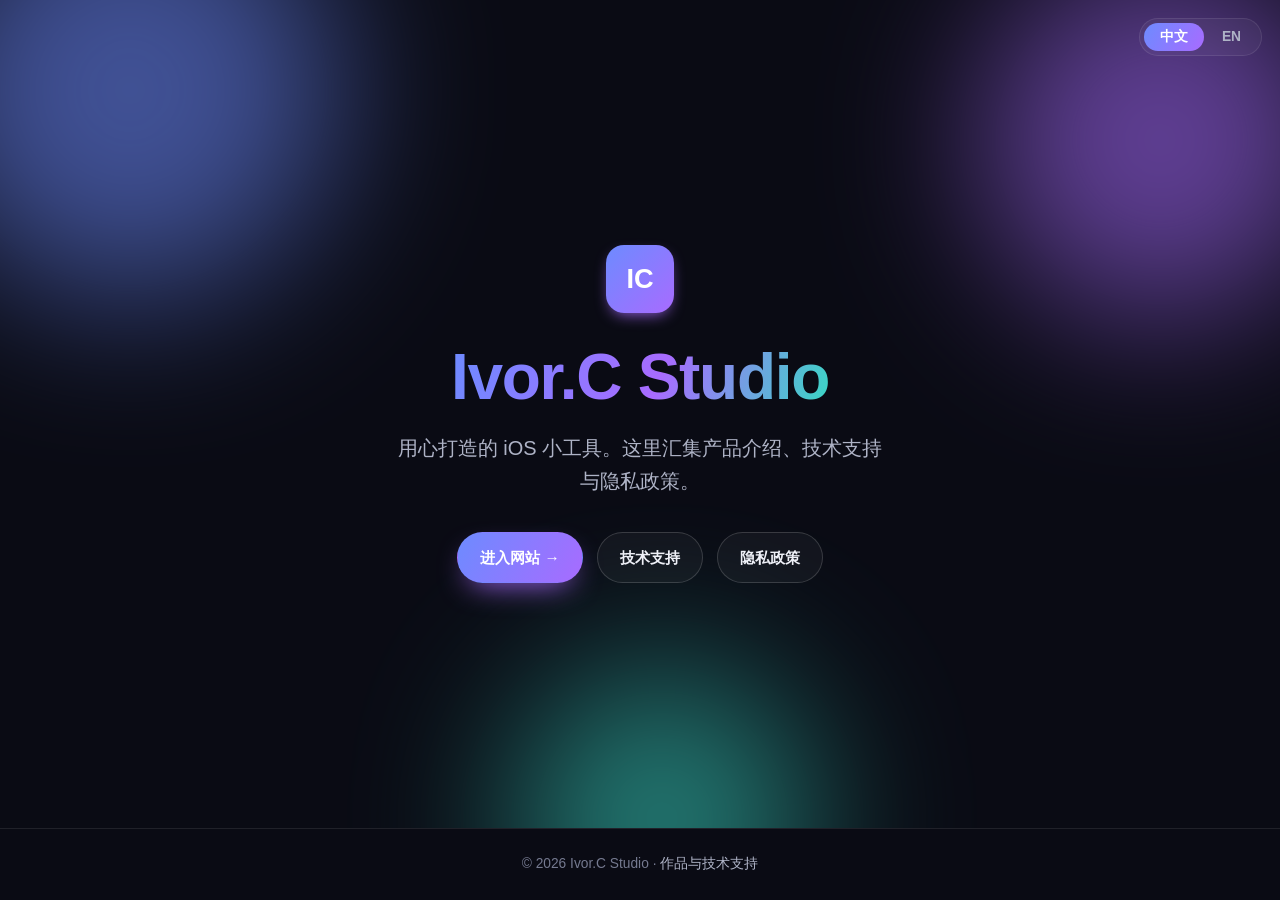
<file: index.html>
<!DOCTYPE html>
<html lang="zh-CN">
<head>
  <meta charset="UTF-8" />
  <meta name="viewport" content="width=device-width, initial-scale=1.0" />
  <title>Ivor.C Studio</title>
  <meta name="description" content="Ivor.C Studio — 用心打造的 iOS 小工具。产品介绍、技术支持与隐私政策。" />
  <link rel="icon" type="image/svg+xml" href="web-blog/assets/favicon.svg" />
  <link rel="stylesheet" href="web-blog/css/styles.css" />
  <style>
    body { min-height: 100vh; display: flex; flex-direction: column; }
    .splash {
      position: relative;
      flex: 1;
      display: grid;
      place-items: center;
      text-align: center;
      overflow: hidden;
      padding: 40px 22px;
    }
    .splash-inner { position: relative; z-index: 1; max-width: 640px; }
    .splash .brand-mark {
      width: 68px; height: 68px; border-radius: 18px;
      margin: 0 auto 26px; font-size: 1.7rem;
    }
    .splash h1 { font-size: clamp(2.4rem, 7vw, 4rem); font-weight: 800; margin-bottom: 16px; }
    .splash p.lead {
      font-size: clamp(1.05rem, 2.6vw, 1.25rem);
      color: var(--text-soft);
      margin: 0 auto 34px;
      max-width: 500px;
    }
    .splash-actions { display: flex; flex-wrap: wrap; gap: 14px; justify-content: center; }
    .splash-foot {
      position: relative; z-index: 1;
      padding: 24px; text-align: center;
      color: var(--text-faint); font-size: 0.86rem;
      border-top: 1px solid var(--border);
    }
    .splash-foot a { color: var(--text-soft); }
    .splash-foot a:hover { color: var(--text); }
    .splash-lang {
      position: absolute;
      top: 18px;
      right: 18px;
      z-index: 2;
    }
  </style>
</head>
<body>
  <div class="splash-lang">
    <div class="lang-switch" role="group" aria-label="Language">
      <button type="button" data-lang="zh" class="on">中文</button>
      <button type="button" data-lang="en">EN</button>
    </div>
  </div>
  <main class="splash">
    <div class="hero-blob b1"></div>
    <div class="hero-blob b2"></div>
    <div class="hero-blob b3"></div>
    <div class="splash-inner">
      <div class="brand-mark">IC</div>
      <h1><span class="gradient-text">Ivor.C Studio</span></h1>
      <p class="lead" id="splash-lead">用心打造的 iOS 小工具。这里汇集产品介绍、技术支持与隐私政策。</p>
      <div class="splash-actions">
        <a class="btn btn-primary" href="web-blog/" id="splash-enter">进入网站 →</a>
        <a class="btn btn-ghost" href="web-blog/support.html" id="splash-support">技术支持</a>
        <a class="btn btn-ghost" href="web-blog/privacy/index.html" id="splash-privacy">隐私政策</a>
      </div>
    </div>
  </main>
  <footer class="splash-foot">
    © <span id="y"></span> Ivor.C Studio · <a href="web-blog/" id="splash-foot-link">作品与技术支持</a>
  </footer>
  <script>
    document.getElementById("y").textContent = new Date().getFullYear();
    const copy = {
      zh: {
        lead: "用心打造的 iOS 小工具。这里汇集产品介绍、技术支持与隐私政策。",
        enter: "进入网站 →",
        support: "技术支持",
        privacy: "隐私政策",
        foot: "作品与技术支持",
        desc: "Ivor.C Studio — 用心打造的 iOS 小工具。产品介绍、技术支持与隐私政策。",
      },
      en: {
        lead: "Thoughtfully crafted iOS utilities — product info, support, and privacy policies.",
        enter: "Enter site →",
        support: "Support",
        privacy: "Privacy",
        foot: "Apps & support",
        desc: "Ivor.C Studio — thoughtfully crafted iOS utilities. Product info, support, and privacy.",
      },
    };
    function getLang() {
      const fromUrl = new URLSearchParams(location.search).get("lang");
      if (fromUrl === "en" || fromUrl === "zh") return fromUrl;
      return localStorage.getItem("lang") === "en" ? "en" : "zh";
    }
    function apply(lang) {
      const t = copy[lang];
      document.documentElement.lang = lang === "en" ? "en" : "zh-CN";
      document.getElementById("splash-lead").textContent = t.lead;
      document.getElementById("splash-enter").textContent = t.enter;
      document.getElementById("splash-support").textContent = t.support;
      document.getElementById("splash-privacy").textContent = t.privacy;
      document.getElementById("splash-foot-link").textContent = t.foot;
      document.querySelector('meta[name="description"]').setAttribute("content", t.desc);
      document.querySelectorAll(".splash-lang [data-lang]").forEach((btn) => {
        btn.classList.toggle("on", btn.getAttribute("data-lang") === lang);
      });
      document.getElementById("splash-enter").href = "web-blog/?lang=" + lang;
      document.getElementById("splash-support").href = "web-blog/support.html?lang=" + lang;
      document.getElementById("splash-privacy").href = "web-blog/privacy/index.html?lang=" + lang;
      document.getElementById("splash-foot-link").href = "web-blog/?lang=" + lang;
    }
    const lang = getLang();
    localStorage.setItem("lang", lang);
    apply(lang);
    document.querySelectorAll(".splash-lang [data-lang]").forEach((btn) => {
      btn.addEventListener("click", () => {
        const next = btn.getAttribute("data-lang");
        localStorage.setItem("lang", next);
        const url = new URL(location.href);
        url.searchParams.set("lang", next);
        history.replaceState({ lang: next }, "", url);
        apply(next);
      });
    });
  </script>
</body>
</html>
</file>
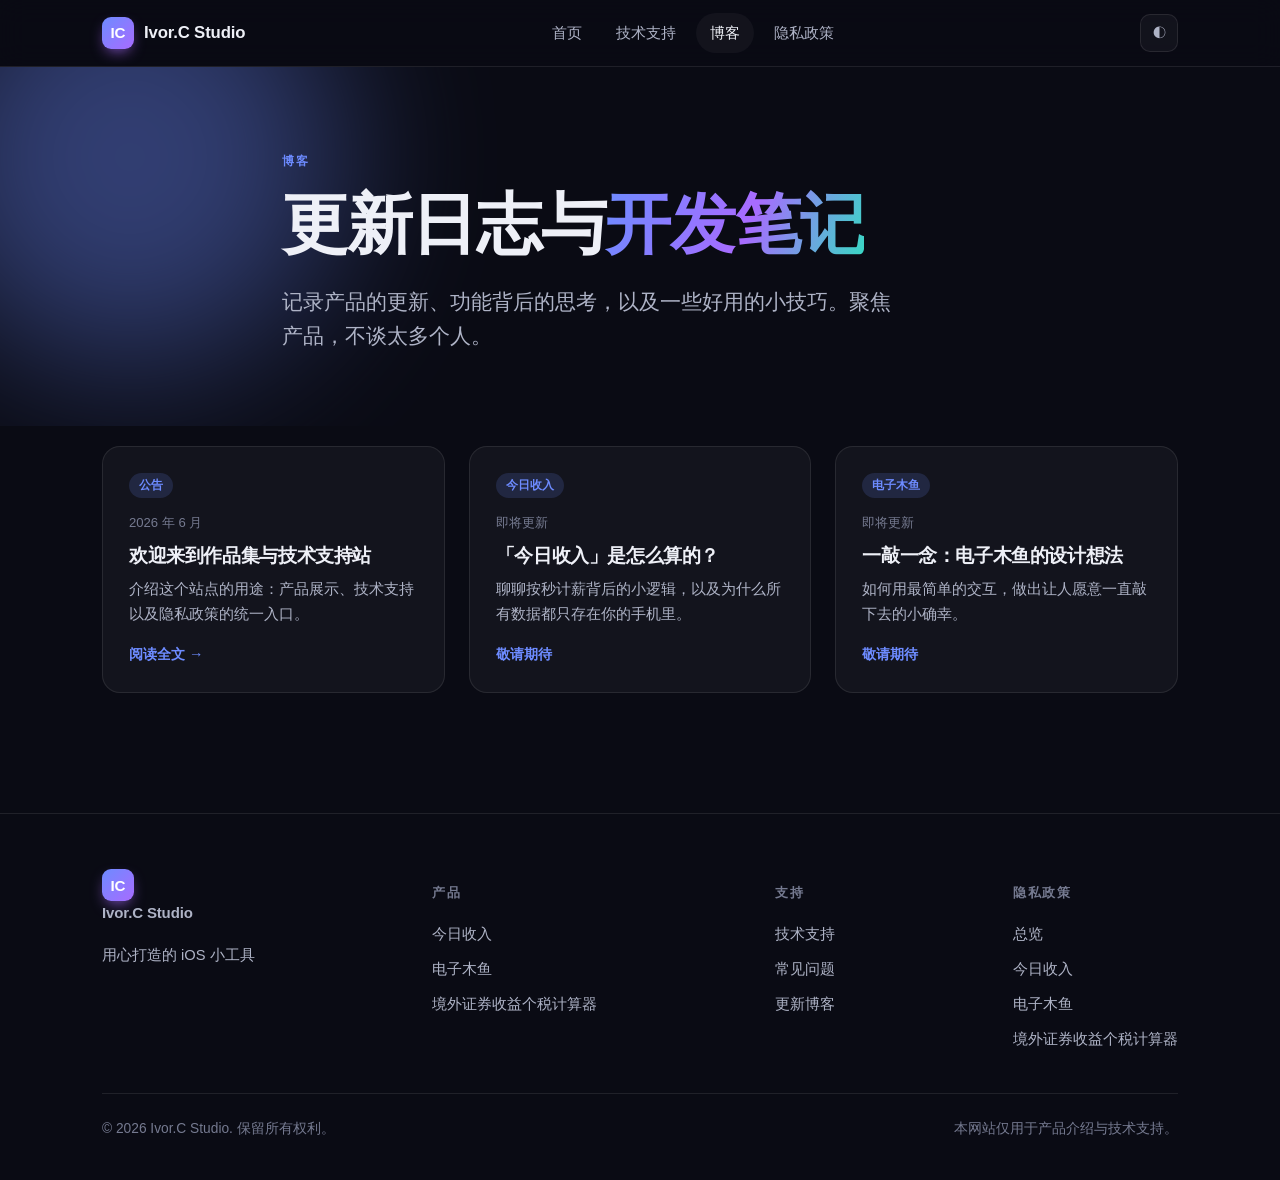
<file: blog/index.html>
<!DOCTYPE html>
<html lang="zh-CN">
<head>
  <meta charset="UTF-8" />
  <meta name="viewport" content="width=device-width, initial-scale=1.0" />
  <title>博客 · Ivor.C Studio</title>
  <meta name="description" content="产品更新日志、开发笔记与使用技巧。" />
  <link rel="stylesheet" href="../css/styles.css" />
</head>
<body data-page="blog">
  <div id="site-header"></div>

  <section class="hero" style="padding:80px 0 40px">
    <div class="hero-blob b1" style="opacity:.4"></div>
    <div class="container hero-inner">
      <span class="eyebrow">博客</span>
      <h1>更新日志与<span class="gradient-text">开发笔记</span></h1>
      <p class="lead">记录产品的更新、功能背后的思考，以及一些好用的小技巧。聚焦产品，不谈太多个人。</p>
    </div>
  </section>

  <section class="section" style="padding-top:20px">
    <div class="container">
      <div class="post-grid">
        <article class="post-card reveal">
          <span class="tag">公告</span>
          <div class="date">2026 年 6 月</div>
          <h3>欢迎来到作品集与技术支持站</h3>
          <p>介绍这个站点的用途：产品展示、技术支持以及隐私政策的统一入口。</p>
          <a class="read" href="posts/welcome.html">阅读全文 →</a>
        </article>

        <article class="post-card reveal">
          <span class="tag">今日收入</span>
          <div class="date">即将更新</div>
          <h3>「今日收入」是怎么算的？</h3>
          <p>聊聊按秒计薪背后的小逻辑，以及为什么所有数据都只存在你的手机里。</p>
          <span class="read muted">敬请期待</span>
        </article>

        <article class="post-card reveal">
          <span class="tag">电子木鱼</span>
          <div class="date">即将更新</div>
          <h3>一敲一念：电子木鱼的设计想法</h3>
          <p>如何用最简单的交互，做出让人愿意一直敲下去的小确幸。</p>
          <span class="read muted">敬请期待</span>
        </article>
      </div>
    </div>
  </section>

  <div id="site-footer"></div>
  <script src="../js/main.js"></script>
</body>
</html>
</file>
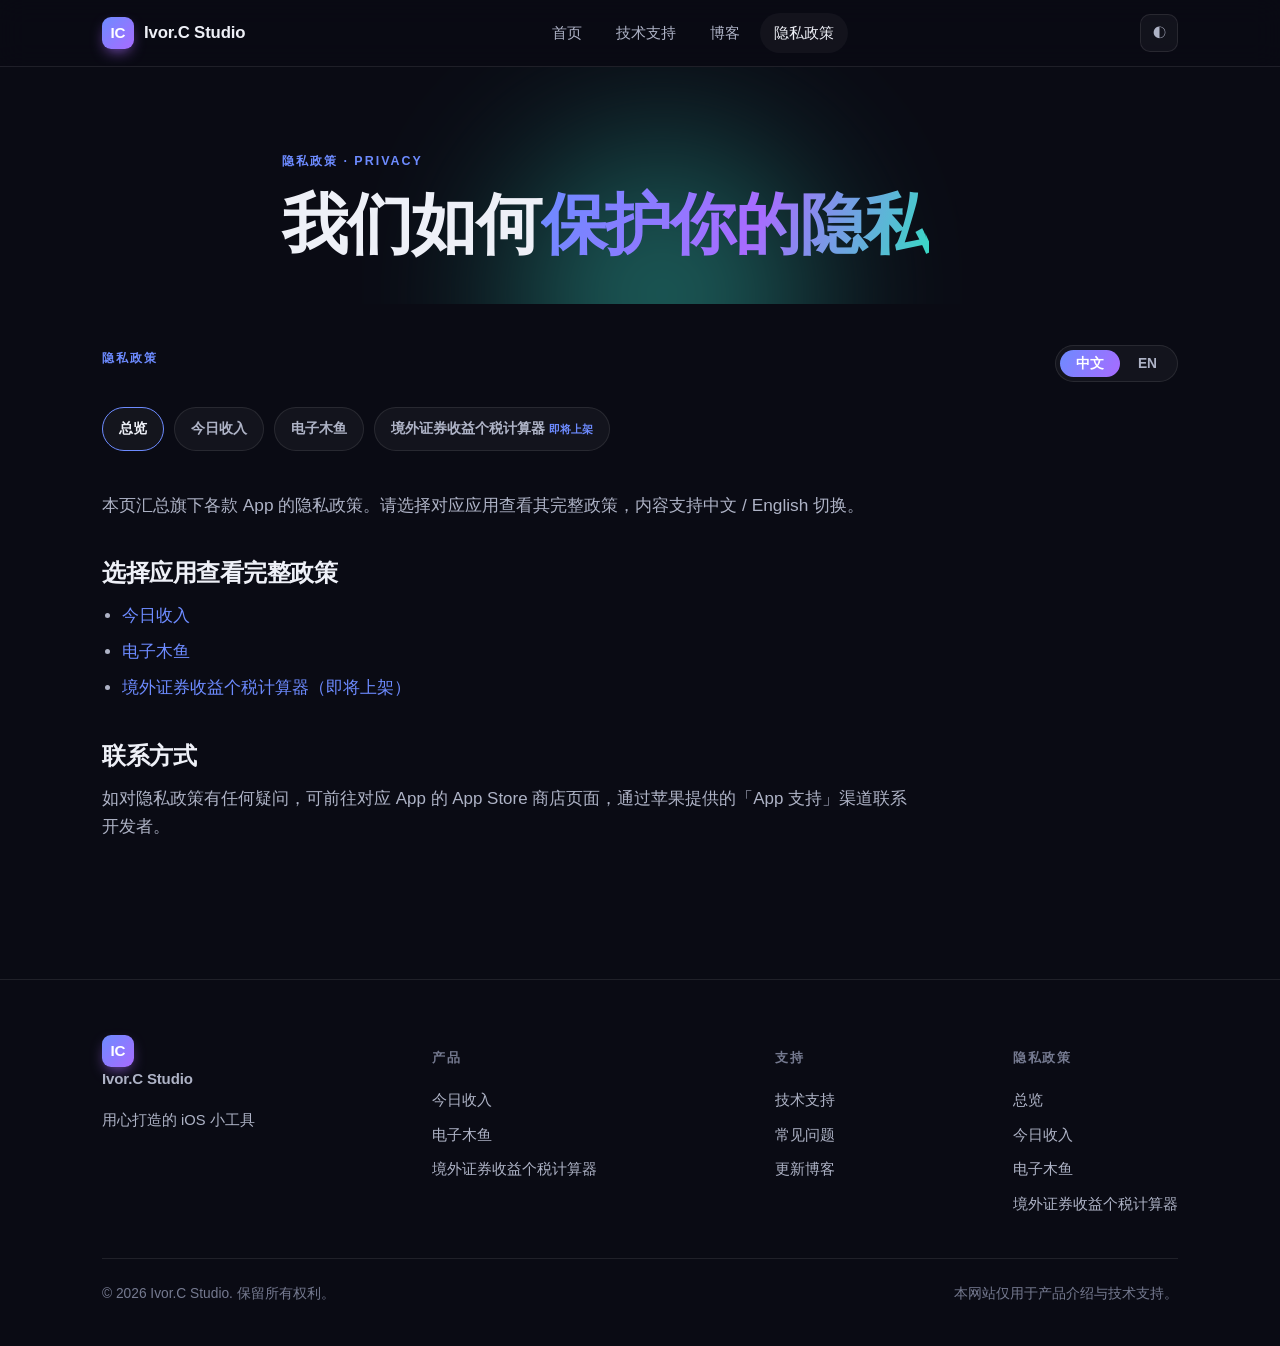
<file: privacy/index.html>
<!DOCTYPE html>
<html lang="zh-CN">
<head>
  <meta charset="UTF-8" />
  <meta name="viewport" content="width=device-width, initial-scale=1.0" />
  <title>隐私政策 · Ivor.C Studio</title>
  <meta name="description" content="各款 App 的隐私政策入口，支持中文 / English。" />
  <link rel="stylesheet" href="../css/styles.css" />
</head>
<body data-page="privacy" data-app="index">
  <div id="site-header"></div>

  <section class="hero" style="padding:80px 0 20px">
    <div class="hero-blob b3" style="opacity:.4"></div>
    <div class="container hero-inner">
      <span class="eyebrow">隐私政策 · Privacy</span>
      <h1>我们如何<span class="gradient-text">保护你的隐私</span></h1>
    </div>
  </section>

  <section class="section" style="padding-top:0">
    <div class="container">
      <div id="policy"></div>
    </div>
  </section>

  <div id="site-footer"></div>
  <script src="../js/privacy-data.js"></script>
  <script src="../js/main.js"></script>
  <script src="../js/privacy.js"></script>
</body>
</html>
</file>
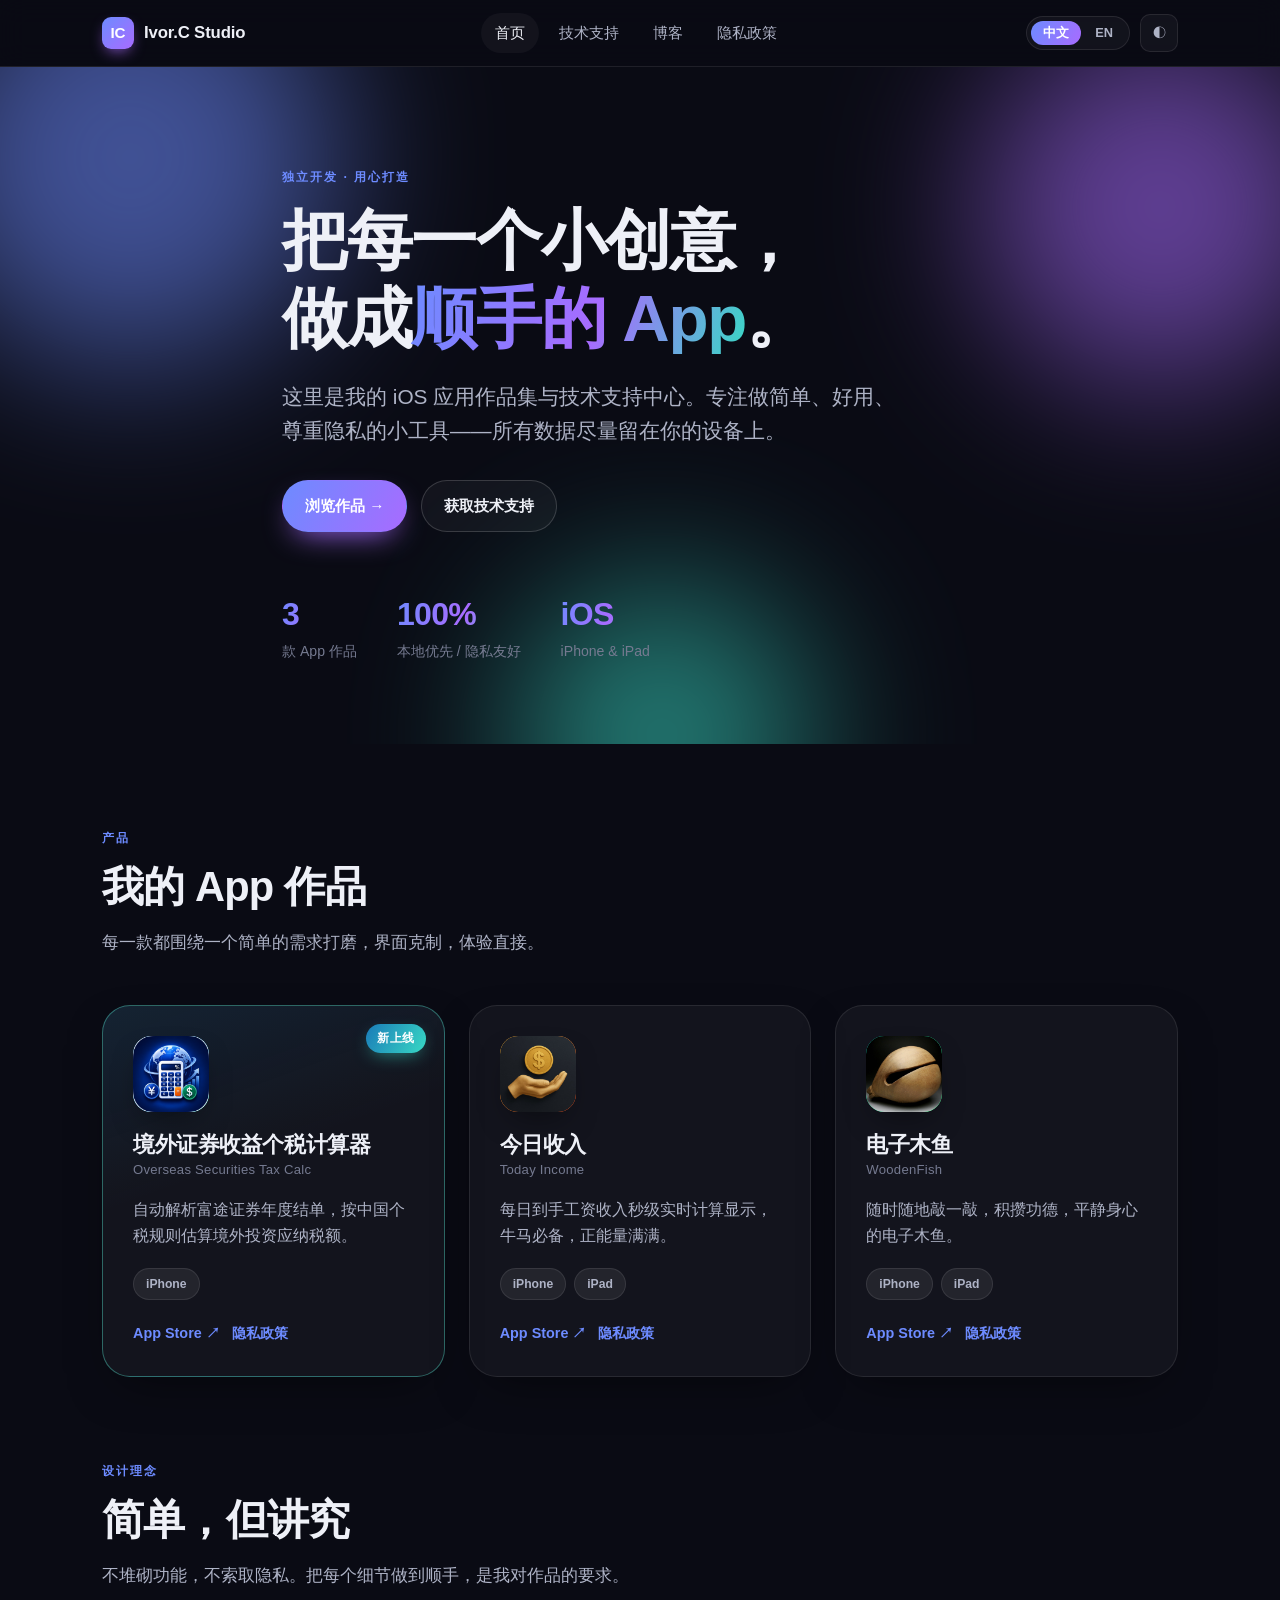
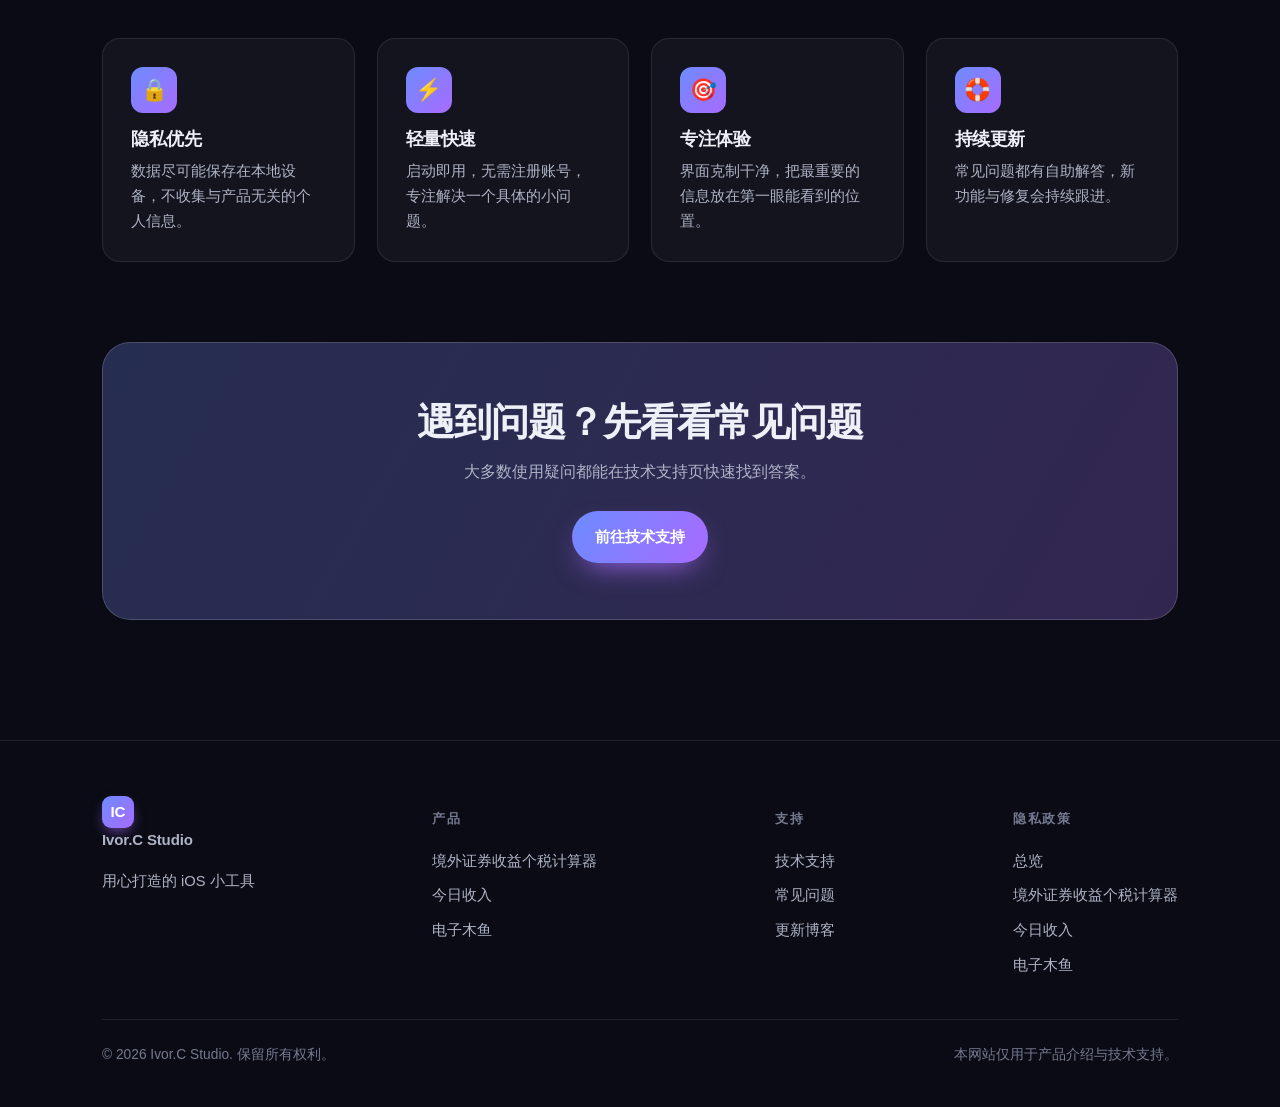
<file: web-blog/index.html>
<!DOCTYPE html>
<html lang="zh-CN">
<head>
  <meta charset="UTF-8" />
  <meta name="viewport" content="width=device-width, initial-scale=1.0" />
  <title>Ivor.C Studio · iOS App 作品集与技术支持</title>
  <meta name="description" content="独立开发的 iOS 小工具作品集，提供产品介绍、技术支持与隐私政策。" />
  <link rel="stylesheet" href="css/styles.css" />
</head>
<body data-page="home">
  <div id="site-header"></div>

  <!-- HERO -->
  <section class="hero">
    <div class="hero-blob b1"></div>
    <div class="hero-blob b2"></div>
    <div class="hero-blob b3"></div>
    <div class="container hero-inner">
      <span class="eyebrow" data-i18n="home.eyebrow">独立开发 · 用心打造</span>
      <h1 data-i18n-html="home.h1">把每一个小创意，<br />做成<span class="gradient-text">顺手的 App</span>。</h1>
      <p class="lead" data-i18n="home.lead">
        这里是我的 iOS 应用作品集与技术支持中心。专注做简单、好用、尊重隐私的小工具——
        所有数据尽量留在你的设备上。
      </p>
      <div class="hero-actions">
        <a class="btn btn-primary" href="#products" data-i18n="home.ctaProducts">浏览作品 →</a>
        <a class="btn btn-ghost" href="support.html" data-i18n="home.ctaSupport">获取技术支持</a>
      </div>
      <div class="hero-stats">
        <div class="stat"><div class="num gradient-text">3</div><div class="label" data-i18n="home.statApps">款 App 作品</div></div>
        <div class="stat"><div class="num gradient-text">100%</div><div class="label" data-i18n="home.statPrivacy">本地优先 / 隐私友好</div></div>
        <div class="stat"><div class="num gradient-text">iOS</div><div class="label" data-i18n="home.statPlatform">iPhone & iPad</div></div>
      </div>
    </div>
  </section>

  <!-- PRODUCTS -->
  <section class="section" id="products">
    <div class="container">
      <div class="section-head reveal">
        <span class="eyebrow" data-i18n="home.productsEyebrow">产品</span>
        <h2 data-i18n="home.productsH2">我的 App 作品</h2>
        <p data-i18n="home.productsLead">每一款都围绕一个简单的需求打磨，界面克制，体验直接。</p>
      </div>
      <div class="product-grid" id="product-grid"></div>
    </div>
  </section>

  <!-- WHY / FEATURES -->
  <section class="section" style="padding-top:0">
    <div class="container">
      <div class="section-head reveal">
        <span class="eyebrow" data-i18n="home.whyEyebrow">设计理念</span>
        <h2 data-i18n="home.whyH2">简单，但讲究</h2>
        <p data-i18n="home.whyLead">不堆砌功能，不索取隐私。把每个细节做到顺手，是我对作品的要求。</p>
      </div>
      <div class="feature-grid">
        <div class="feature reveal">
          <div class="f-icon">🔒</div>
          <h3 data-i18n="home.f1h">隐私优先</h3>
          <p data-i18n="home.f1p">数据尽可能保存在本地设备，不收集与产品无关的个人信息。</p>
        </div>
        <div class="feature reveal">
          <div class="f-icon">⚡️</div>
          <h3 data-i18n="home.f2h">轻量快速</h3>
          <p data-i18n="home.f2p">启动即用，无需注册账号，专注解决一个具体的小问题。</p>
        </div>
        <div class="feature reveal">
          <div class="f-icon">🎯</div>
          <h3 data-i18n="home.f3h">专注体验</h3>
          <p data-i18n="home.f3p">界面克制干净，把最重要的信息放在第一眼能看到的位置。</p>
        </div>
        <div class="feature reveal">
          <div class="f-icon">🛟</div>
          <h3 data-i18n="home.f4h">持续更新</h3>
          <p data-i18n="home.f4p">常见问题都有自助解答，新功能与修复会持续跟进。</p>
        </div>
      </div>
    </div>
  </section>

  <!-- CTA -->
  <section class="section" style="padding-top:0">
    <div class="container">
      <div class="cta-band reveal">
        <h2 data-i18n="home.ctaH2">遇到问题？先看看常见问题</h2>
        <p data-i18n="home.ctaP">大多数使用疑问都能在技术支持页快速找到答案。</p>
        <a class="btn btn-primary" href="support.html" data-i18n="home.ctaBtn">前往技术支持</a>
      </div>
    </div>
  </section>

  <div id="site-footer"></div>
  <script src="js/main.js"></script>
</body>
</html>
</file>
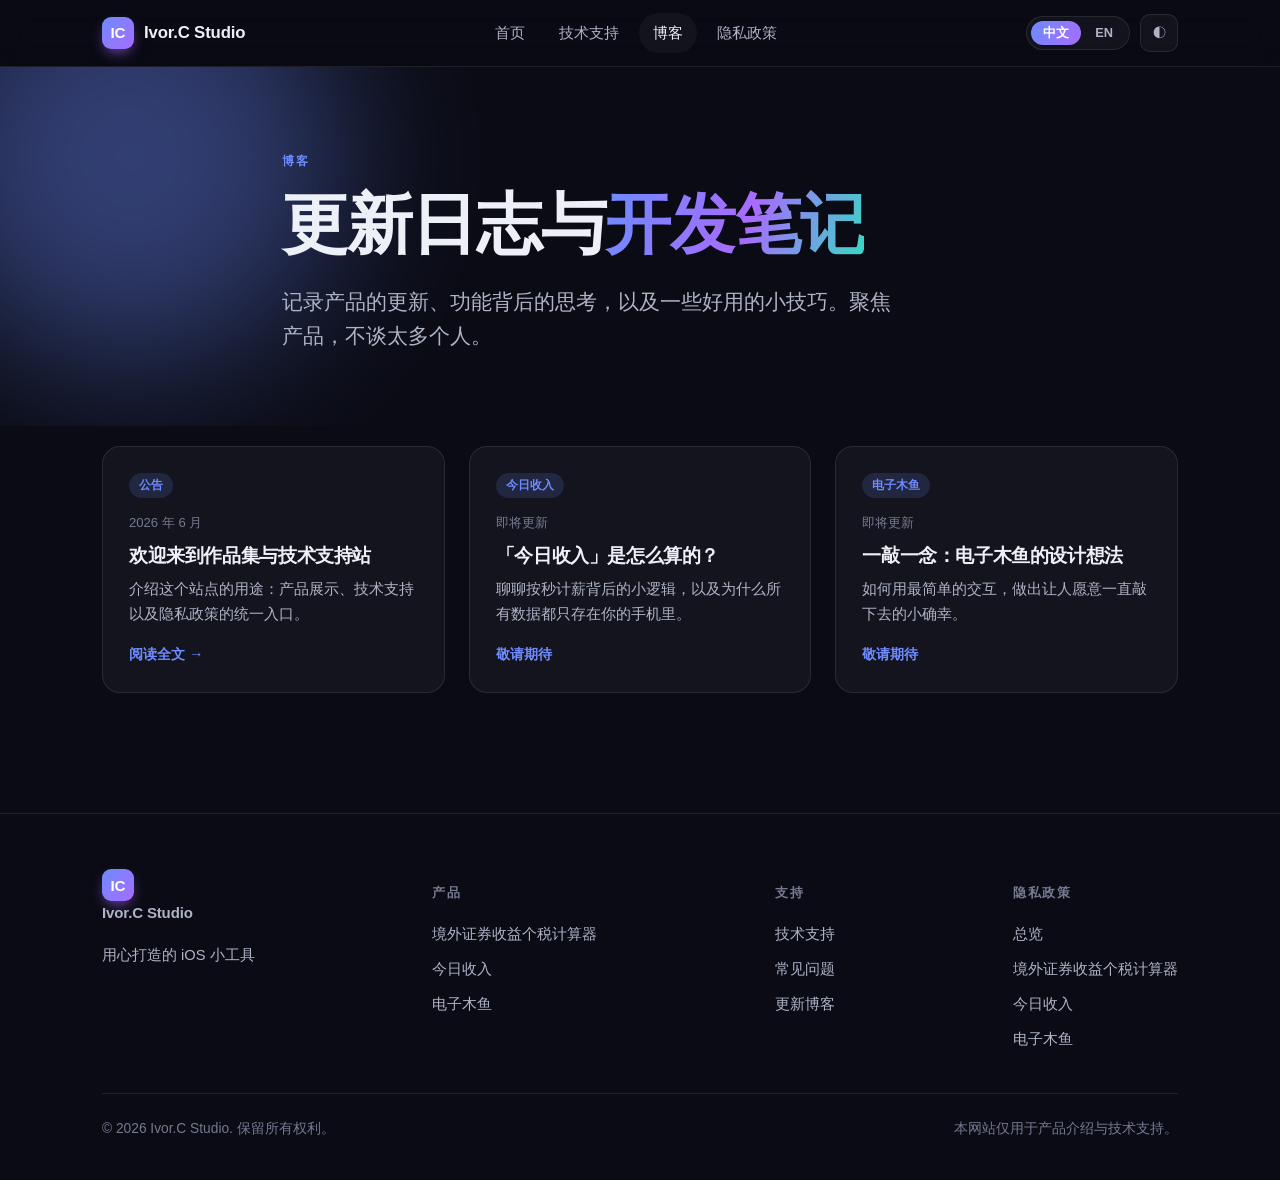
<file: web-blog/blog/index.html>
<!DOCTYPE html>
<html lang="zh-CN">
<head>
  <meta charset="UTF-8" />
  <meta name="viewport" content="width=device-width, initial-scale=1.0" />
  <title>博客 · Ivor.C Studio</title>
  <meta name="description" content="产品更新日志、开发笔记与使用技巧。" />
  <link rel="stylesheet" href="../css/styles.css" />
</head>
<body data-page="blog">
  <div id="site-header"></div>

  <section class="hero" style="padding:80px 0 40px">
    <div class="hero-blob b1" style="opacity:.4"></div>
    <div class="container hero-inner">
      <span class="eyebrow" data-i18n="blog.eyebrow">博客</span>
      <h1 data-i18n-html="blog.h1">更新日志与<span class="gradient-text">开发笔记</span></h1>
      <p class="lead" data-i18n="blog.lead">记录产品的更新、功能背后的思考，以及一些好用的小技巧。聚焦产品，不谈太多个人。</p>
    </div>
  </section>

  <section class="section" style="padding-top:20px">
    <div class="container">
      <div class="post-grid">
        <article class="post-card reveal">
          <span class="tag" data-i18n="blog.post1tag">公告</span>
          <div class="date" data-i18n="blog.post1date">2026 年 6 月</div>
          <h3 data-i18n="blog.post1h">欢迎来到作品集与技术支持站</h3>
          <p data-i18n="blog.post1p">介绍这个站点的用途：产品展示、技术支持以及隐私政策的统一入口。</p>
          <a class="read" href="posts/welcome.html" data-i18n="common.readMore">阅读全文 →</a>
        </article>

        <article class="post-card reveal">
          <span class="tag" data-i18n="blog.post2tag">今日收入</span>
          <div class="date" data-i18n="blog.post2date">即将更新</div>
          <h3 data-i18n="blog.post2h">「今日收入」是怎么算的？</h3>
          <p data-i18n="blog.post2p">聊聊按秒计薪背后的小逻辑，以及为什么所有数据都只存在你的手机里。</p>
          <span class="read muted" data-i18n="common.stayTuned">敬请期待</span>
        </article>

        <article class="post-card reveal">
          <span class="tag" data-i18n="blog.post3tag">电子木鱼</span>
          <div class="date" data-i18n="blog.post3date">即将更新</div>
          <h3 data-i18n="blog.post3h">一敲一念：电子木鱼的设计想法</h3>
          <p data-i18n="blog.post3p">如何用最简单的交互，做出让人愿意一直敲下去的小确幸。</p>
          <span class="read muted" data-i18n="common.stayTuned">敬请期待</span>
        </article>
      </div>
    </div>
  </section>

  <div id="site-footer"></div>
  <script src="../js/main.js"></script>
</body>
</html>
</file>
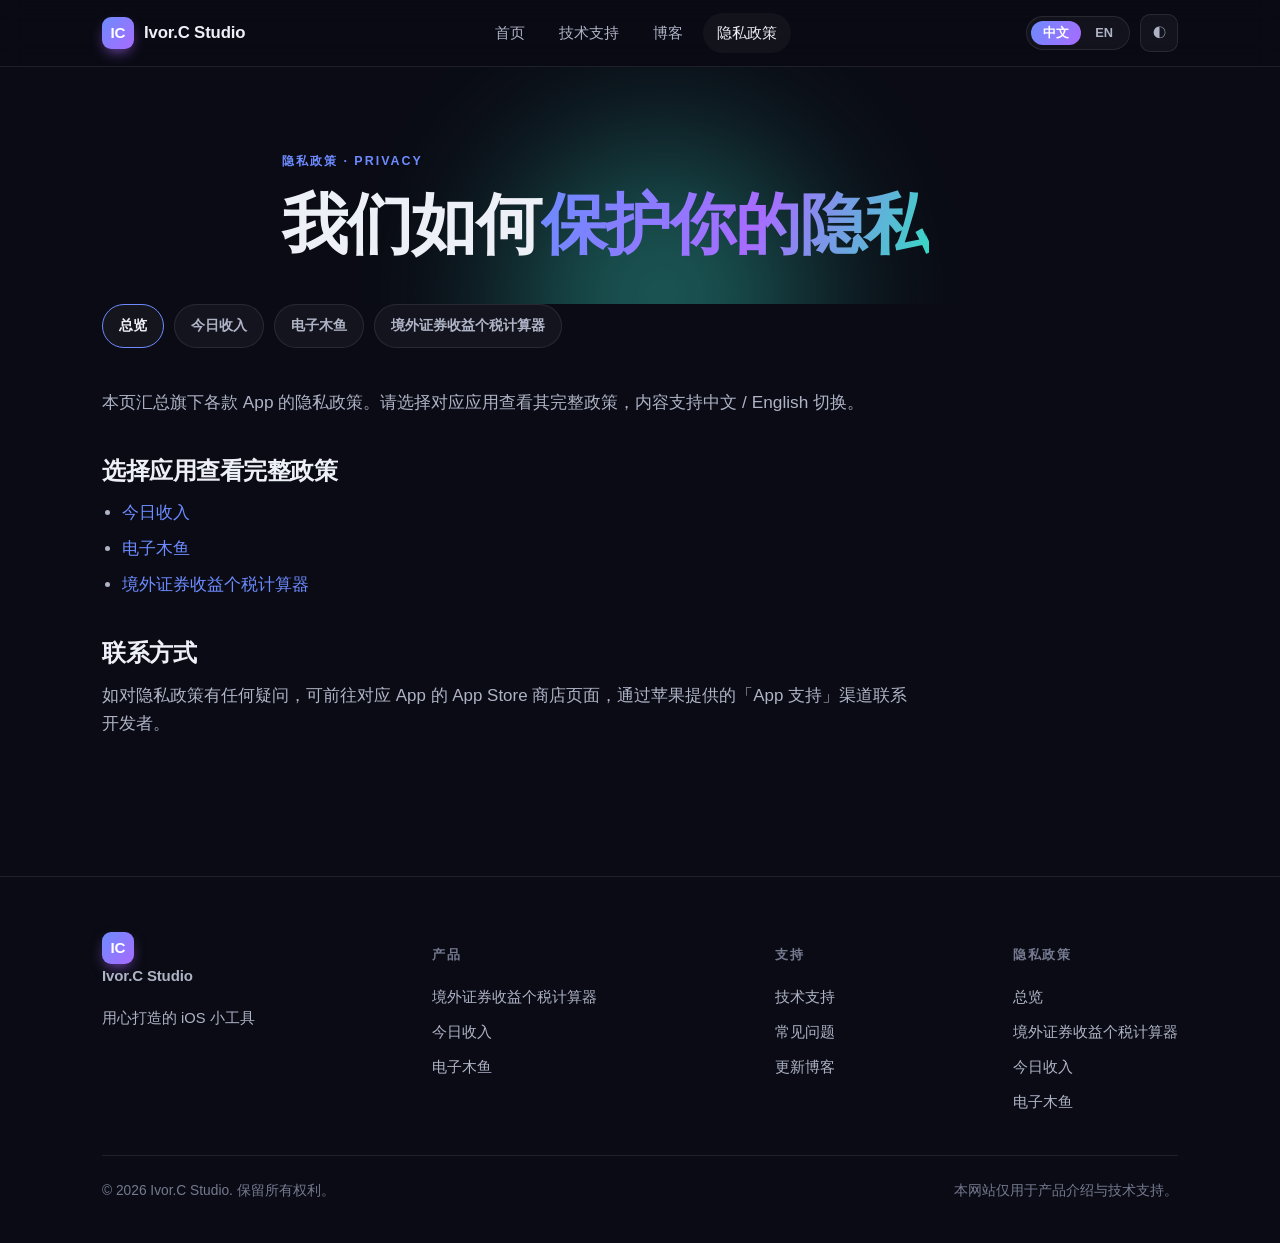
<file: web-blog/privacy/index.html>
<!DOCTYPE html>
<html lang="zh-CN">
<head>
  <meta charset="UTF-8" />
  <meta name="viewport" content="width=device-width, initial-scale=1.0" />
  <title>隐私政策 · Ivor.C Studio</title>
  <meta name="description" content="各款 App 的隐私政策入口，支持中文 / English。" />
  <link rel="stylesheet" href="../css/styles.css" />
</head>
<body data-page="privacy" data-app="index">
  <div id="site-header"></div>

  <section class="hero" style="padding:80px 0 20px">
    <div class="hero-blob b3" style="opacity:.4"></div>
    <div class="container hero-inner">
      <span class="eyebrow" data-i18n="privacyPage.eyebrow">隐私政策 · Privacy</span>
      <h1 data-i18n-html="privacyPage.h1">我们如何<span class="gradient-text">保护你的隐私</span></h1>
    </div>
  </section>

  <section class="section" style="padding-top:0">
    <div class="container">
      <div id="policy"></div>
    </div>
  </section>

  <div id="site-footer"></div>
  <script src="../js/privacy-data.js"></script>
  <script src="../js/main.js"></script>
  <script src="../js/privacy.js"></script>
</body>
</html>
</file>
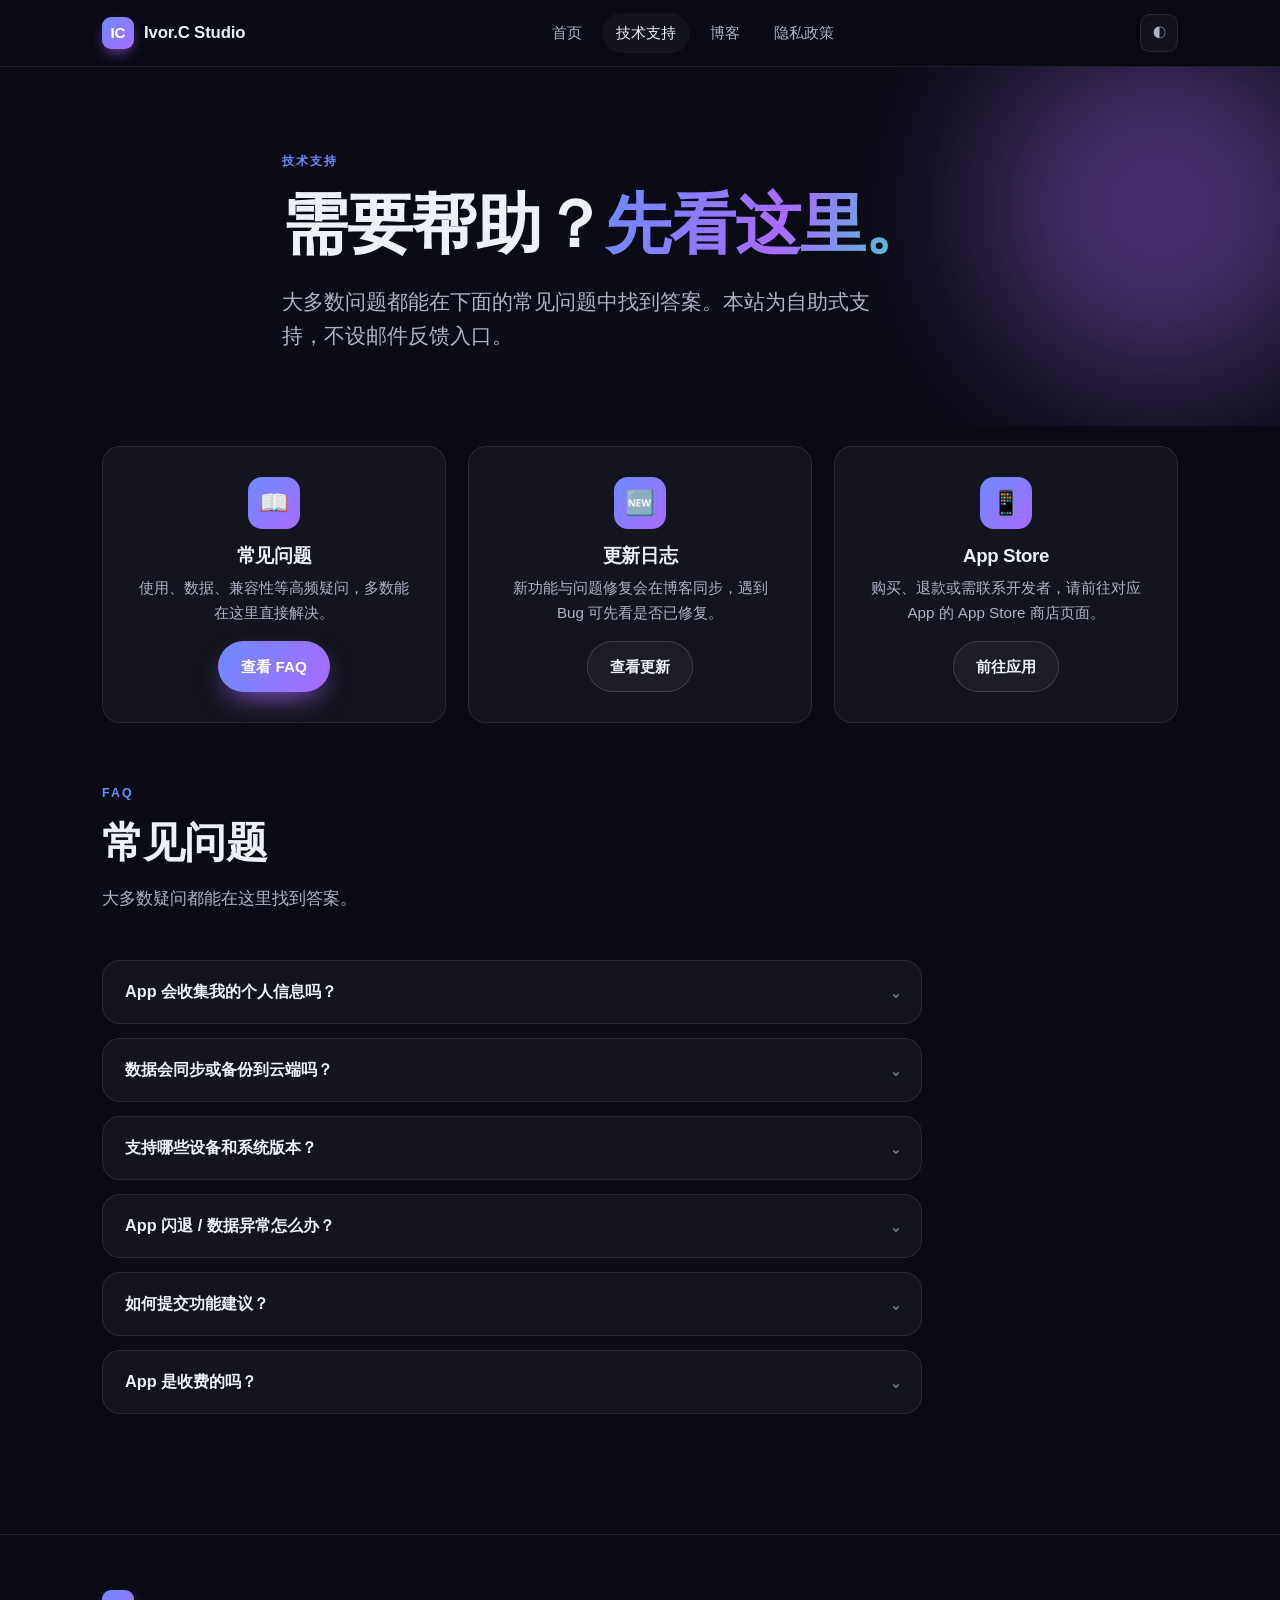
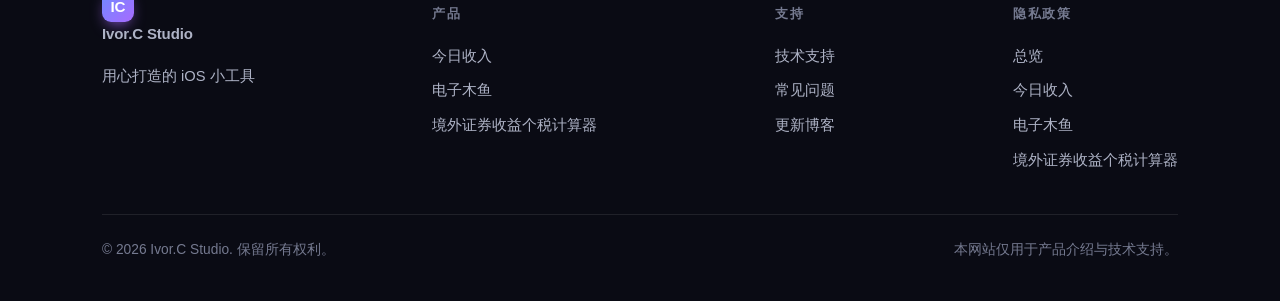
<file: support.html>
<!DOCTYPE html>
<html lang="zh-CN">
<head>
  <meta charset="UTF-8" />
  <meta name="viewport" content="width=device-width, initial-scale=1.0" />
  <title>技术支持 · Ivor.C Studio</title>
  <meta name="description" content="App 技术支持中心：常见问题、联系方式与反馈渠道。" />
  <link rel="stylesheet" href="css/styles.css" />
</head>
<body data-page="support">
  <div id="site-header"></div>

  <section class="hero" style="padding:80px 0 40px">
    <div class="hero-blob b2" style="opacity:.4"></div>
    <div class="container hero-inner">
      <span class="eyebrow">技术支持</span>
      <h1>需要帮助？<span class="gradient-text">先看这里。</span></h1>
      <p class="lead">大多数问题都能在下面的常见问题中找到答案。本站为自助式支持，不设邮件反馈入口。</p>
    </div>
  </section>

  <!-- Self-service channels -->
  <section class="section" style="padding-top:20px">
    <div class="container">
      <div class="support-grid">
        <div class="support-card reveal">
          <div class="f-icon">📖</div>
          <h3>常见问题</h3>
          <p>使用、数据、兼容性等高频疑问，多数能在这里直接解决。</p>
          <a class="btn btn-primary" href="#faq">查看 FAQ</a>
        </div>
        <div class="support-card reveal">
          <div class="f-icon">🆕</div>
          <h3>更新日志</h3>
          <p>新功能与问题修复会在博客同步，遇到 Bug 可先看是否已修复。</p>
          <a class="btn btn-ghost" href="blog/index.html">查看更新</a>
        </div>
        <div class="support-card reveal">
          <div class="f-icon">📱</div>
          <h3>App Store</h3>
          <p>购买、退款或需联系开发者，请前往对应 App 的 App Store 商店页面。</p>
          <a class="btn btn-ghost" href="index.html#products">前往应用</a>
        </div>
      </div>

      <div class="section-head reveal" id="faq">
        <span class="eyebrow">FAQ</span>
        <h2>常见问题</h2>
        <p>大多数疑问都能在这里找到答案。</p>
      </div>

      <div class="faq-list">
        <div class="faq-item reveal">
          <button class="faq-q">App 会收集我的个人信息吗？<span class="chevron">⌄</span></button>
          <div class="faq-a"><div class="faq-a-inner">
            我们坚持隐私优先原则。App 的核心数据（如收入设置、功德计数等）默认保存在你的设备本地，不会上传到服务器，也不会收集与功能无关的个人信息。详情请见各 App 的<a href="privacy/index.html">隐私政策</a>。
          </div></div>
        </div>
        <div class="faq-item reveal">
          <button class="faq-q">数据会同步或备份到云端吗？<span class="chevron">⌄</span></button>
          <div class="faq-a"><div class="faq-a-inner">
            目前数据以本地存储为主。如果你更换设备或删除 App，本地数据可能会丢失，建议提前记录重要信息。
          </div></div>
        </div>
        <div class="faq-item reveal">
          <button class="faq-q">支持哪些设备和系统版本？<span class="chevron">⌄</span></button>
          <div class="faq-a"><div class="faq-a-inner">
            应用同时支持 iPhone 与 iPad。具体最低系统版本要求请以 App Store 商店页面的说明为准。
          </div></div>
        </div>
        <div class="faq-item reveal">
          <button class="faq-q">App 闪退 / 数据异常怎么办？<span class="chevron">⌄</span></button>
          <div class="faq-a"><div class="faq-a-inner">
            可先尝试：1）重启 App；2）更新到最新版本；3）重启设备。若仍未解决，可前往该 App 的 App Store 商店页面，通过苹果提供的"App 支持"渠道联系开发者，并附上设备型号、系统版本和问题描述。
          </div></div>
        </div>
        <div class="faq-item reveal">
          <button class="faq-q">如何提交功能建议？<span class="chevron">⌄</span></button>
          <div class="faq-a"><div class="faq-a-inner">
            欢迎在 App Store 给应用留下评价并写下你的想法，我会留意这些反馈，优秀的建议会被纳入后续的更新计划。
          </div></div>
        </div>
        <div class="faq-item reveal">
          <button class="faq-q">App 是收费的吗？<span class="chevron">⌄</span></button>
          <div class="faq-a"><div class="faq-a-inner">
            具体定价与内购信息请以 App Store 商店页面为准。关于购买、订阅或退款，请通过 App Store / Apple 账户的相关渠道处理。
          </div></div>
        </div>
      </div>
    </div>
  </section>

  <div id="site-footer"></div>
  <script src="js/main.js"></script>
</body>
</html>
</file>
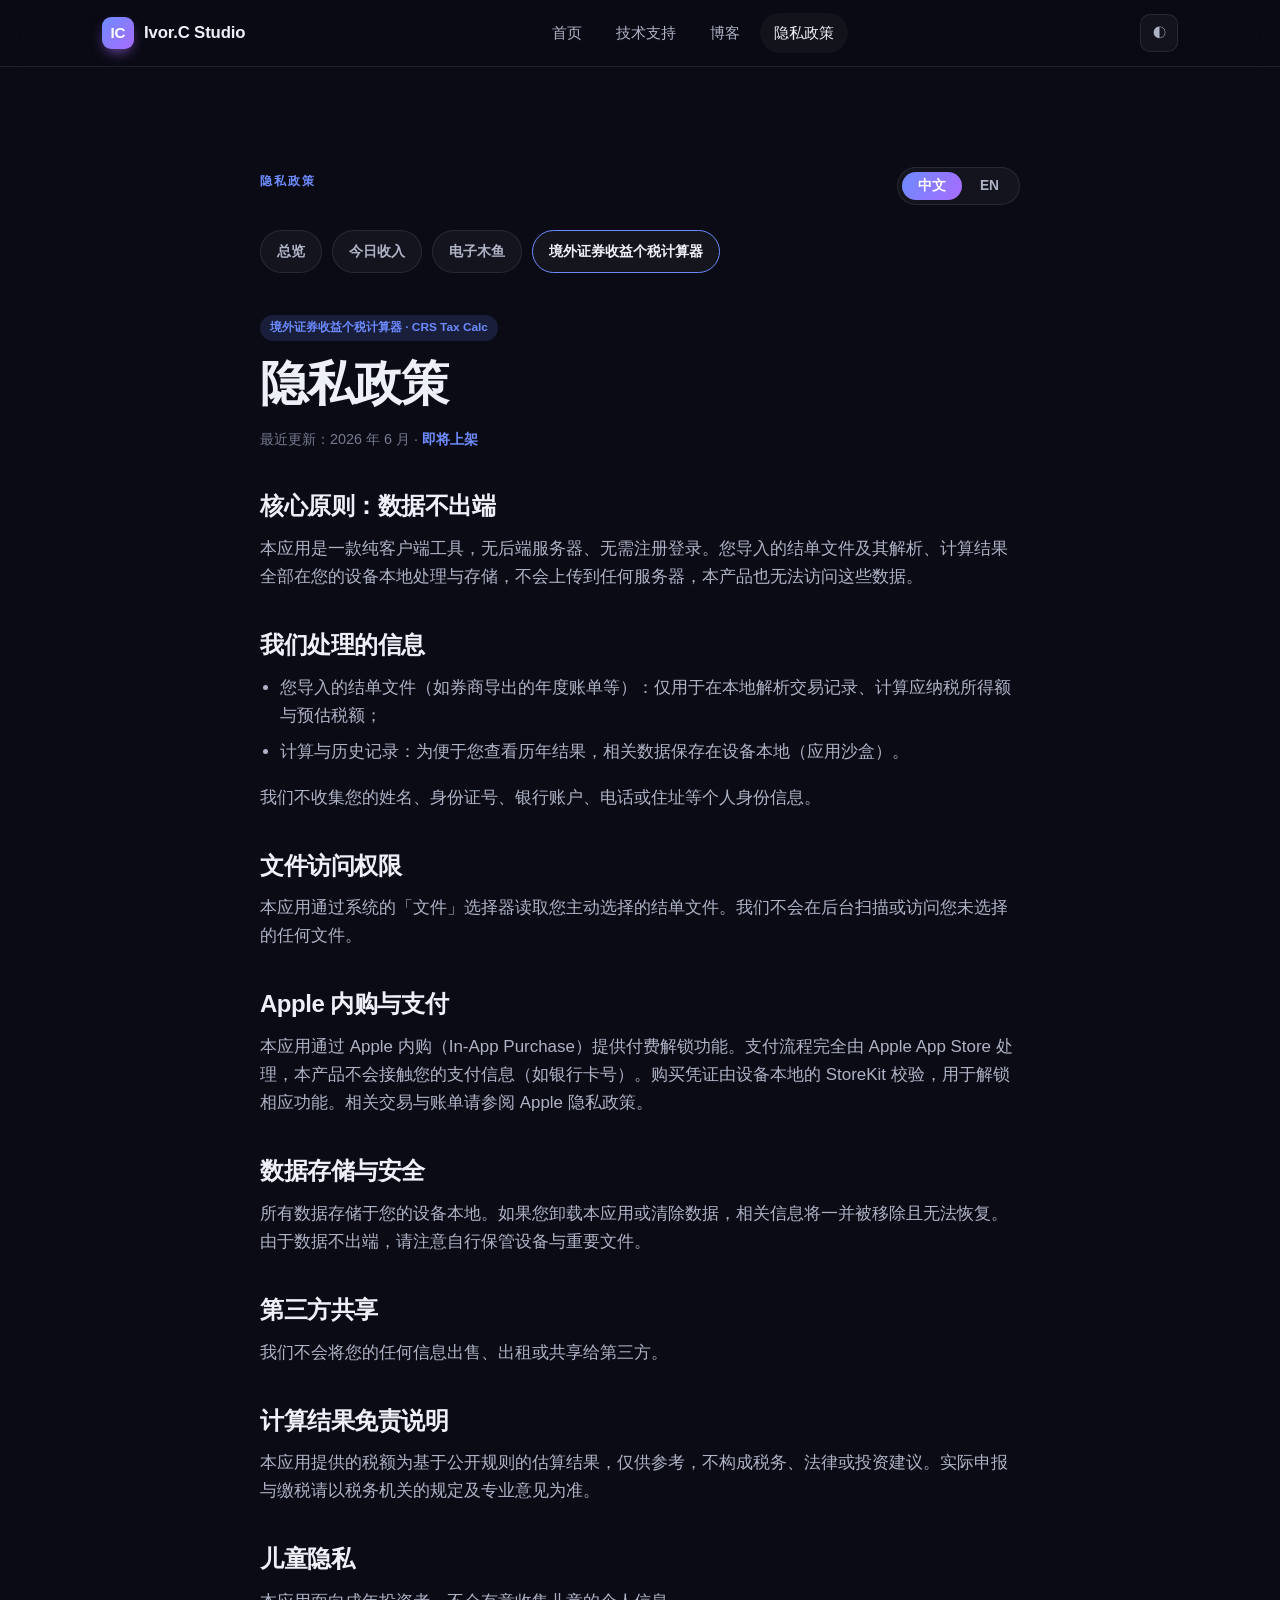
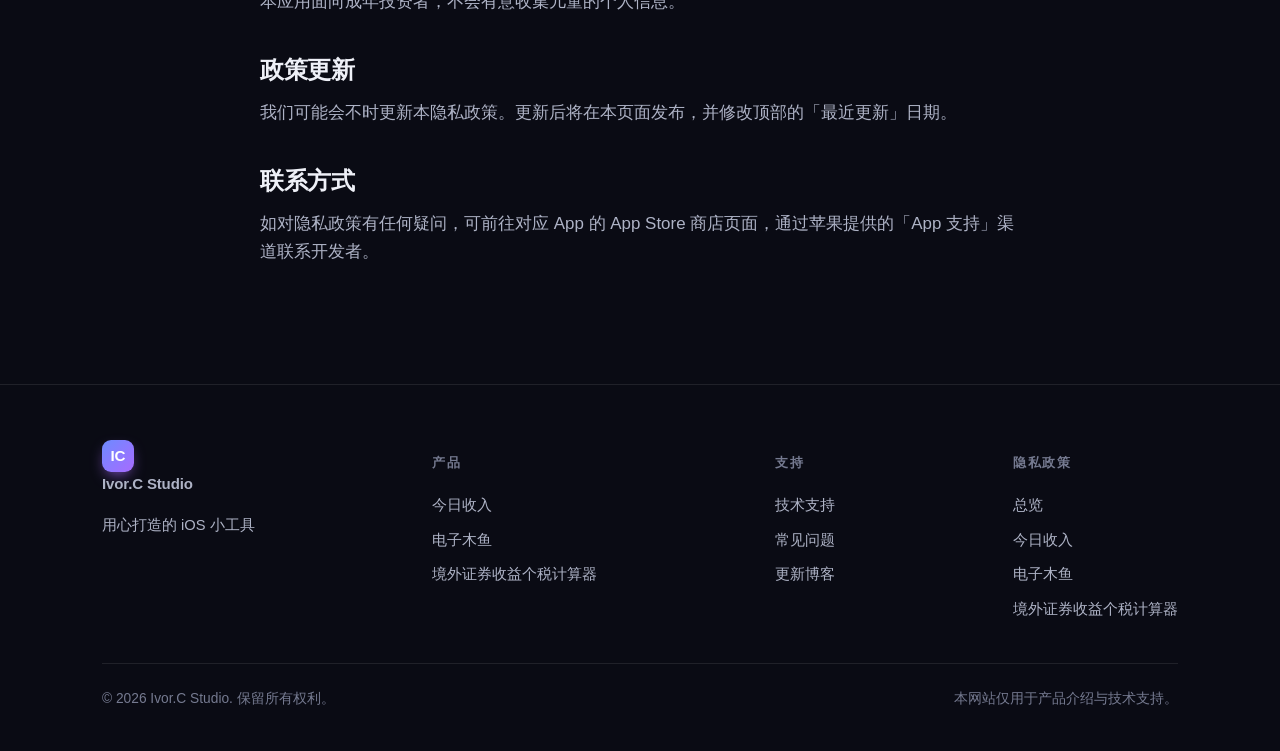
<file: privacy/crs-tax-calc.html>
<!DOCTYPE html>
<html lang="zh-CN">
<head>
  <meta charset="UTF-8" />
  <meta name="viewport" content="width=device-width, initial-scale=1.0" />
  <title>《境外证券收益个税计算器》隐私政策 · Ivor.C Studio</title>
  <meta name="description" content="境外证券收益个税计算器 CRS Tax Calc App 的隐私政策，支持中文 / English。" />
  <link rel="stylesheet" href="../css/styles.css" />
</head>
<body data-page="privacy" data-app="crs-tax-calc">
  <div id="site-header"></div>

  <article class="container article">
    <div id="policy"></div>
  </article>

  <div id="site-footer"></div>
  <script src="../js/privacy-data.js"></script>
  <script src="../js/main.js"></script>
  <script src="../js/privacy.js"></script>
</body>
</html>
</file>
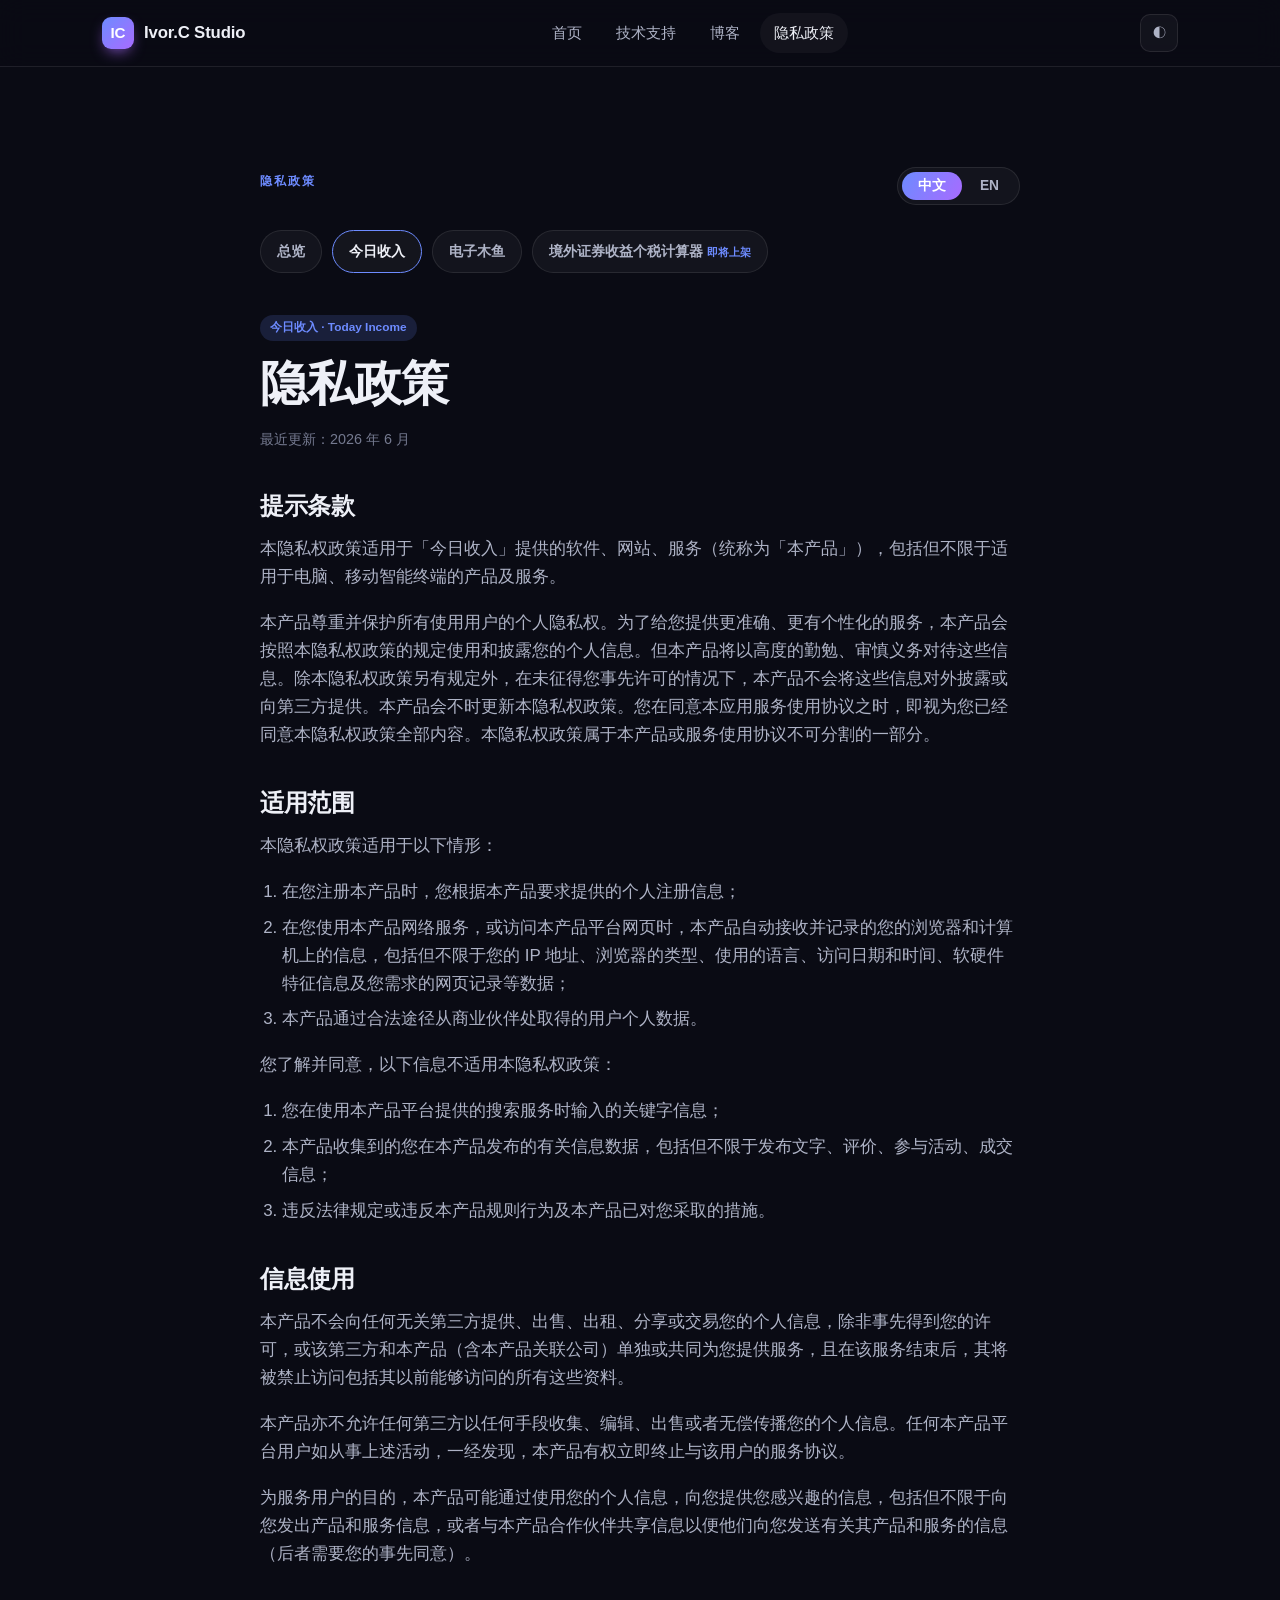
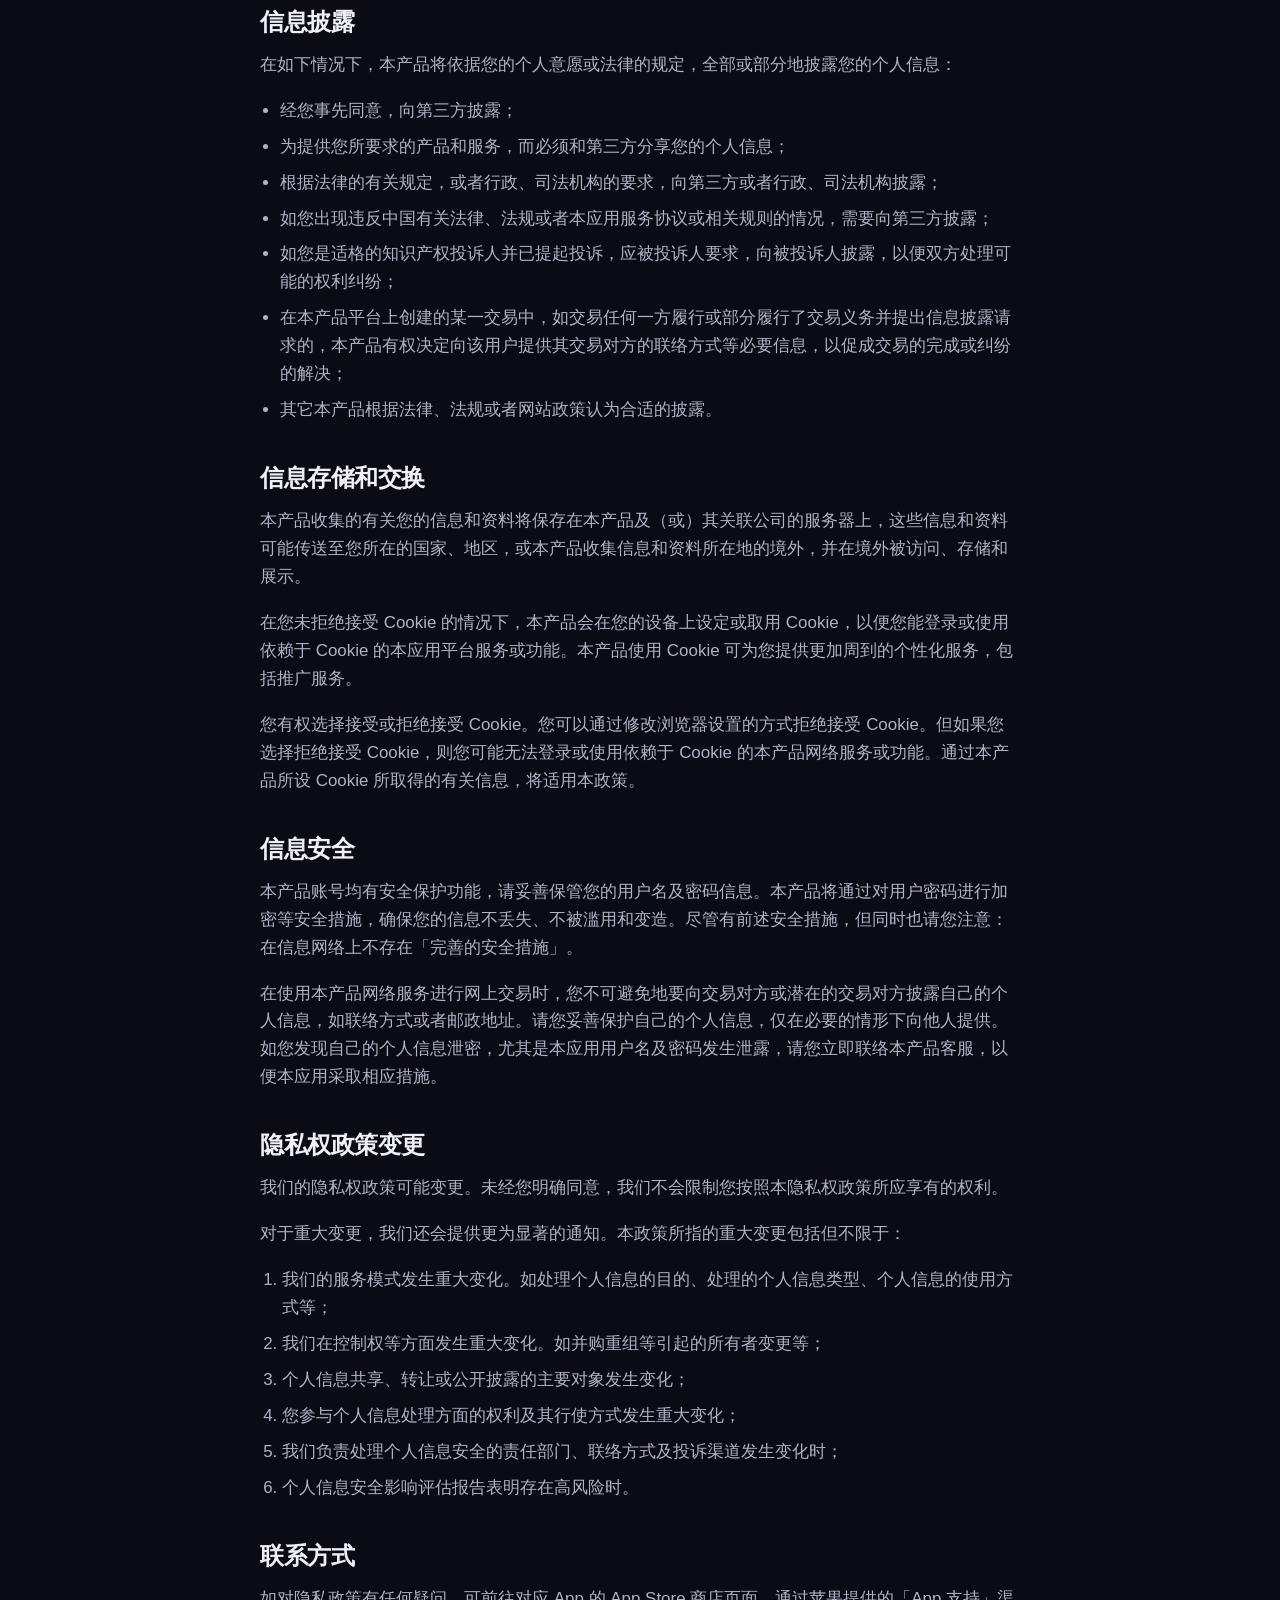
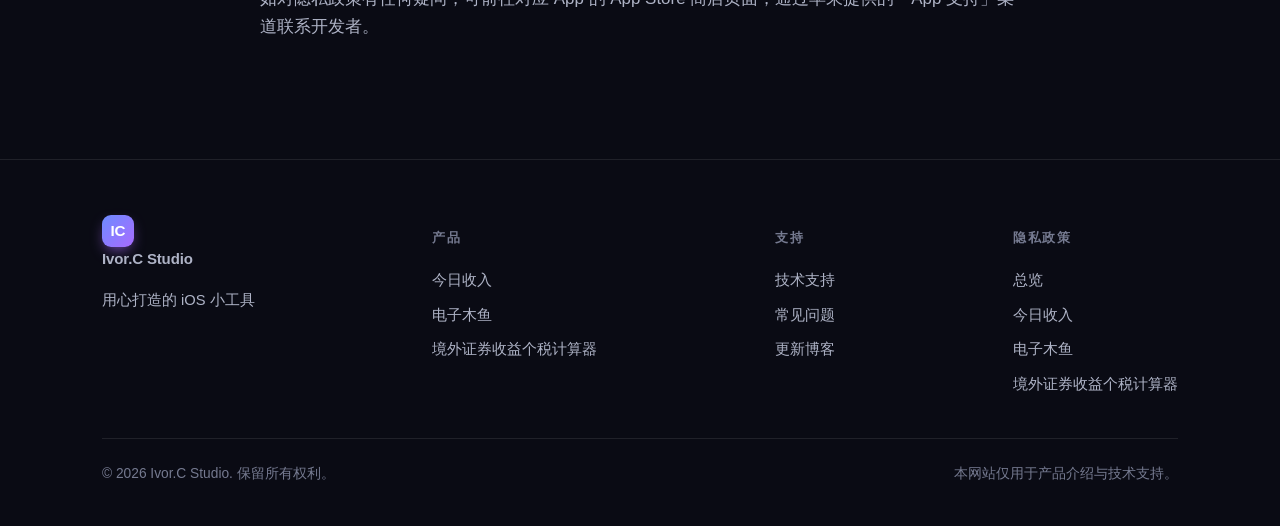
<file: privacy/today-income.html>
<!DOCTYPE html>
<html lang="zh-CN">
<head>
  <meta charset="UTF-8" />
  <meta name="viewport" content="width=device-width, initial-scale=1.0" />
  <title>《今日收入》隐私政策 · Ivor.C Studio</title>
  <meta name="description" content="今日收入 Today Income App 的隐私政策，支持中文 / English。" />
  <link rel="stylesheet" href="../css/styles.css" />
</head>
<body data-page="privacy" data-app="today-income">
  <div id="site-header"></div>

  <article class="container article">
    <div id="policy"></div>
  </article>

  <div id="site-footer"></div>
  <script src="../js/privacy-data.js"></script>
  <script src="../js/main.js"></script>
  <script src="../js/privacy.js"></script>
</body>
</html>
</file>
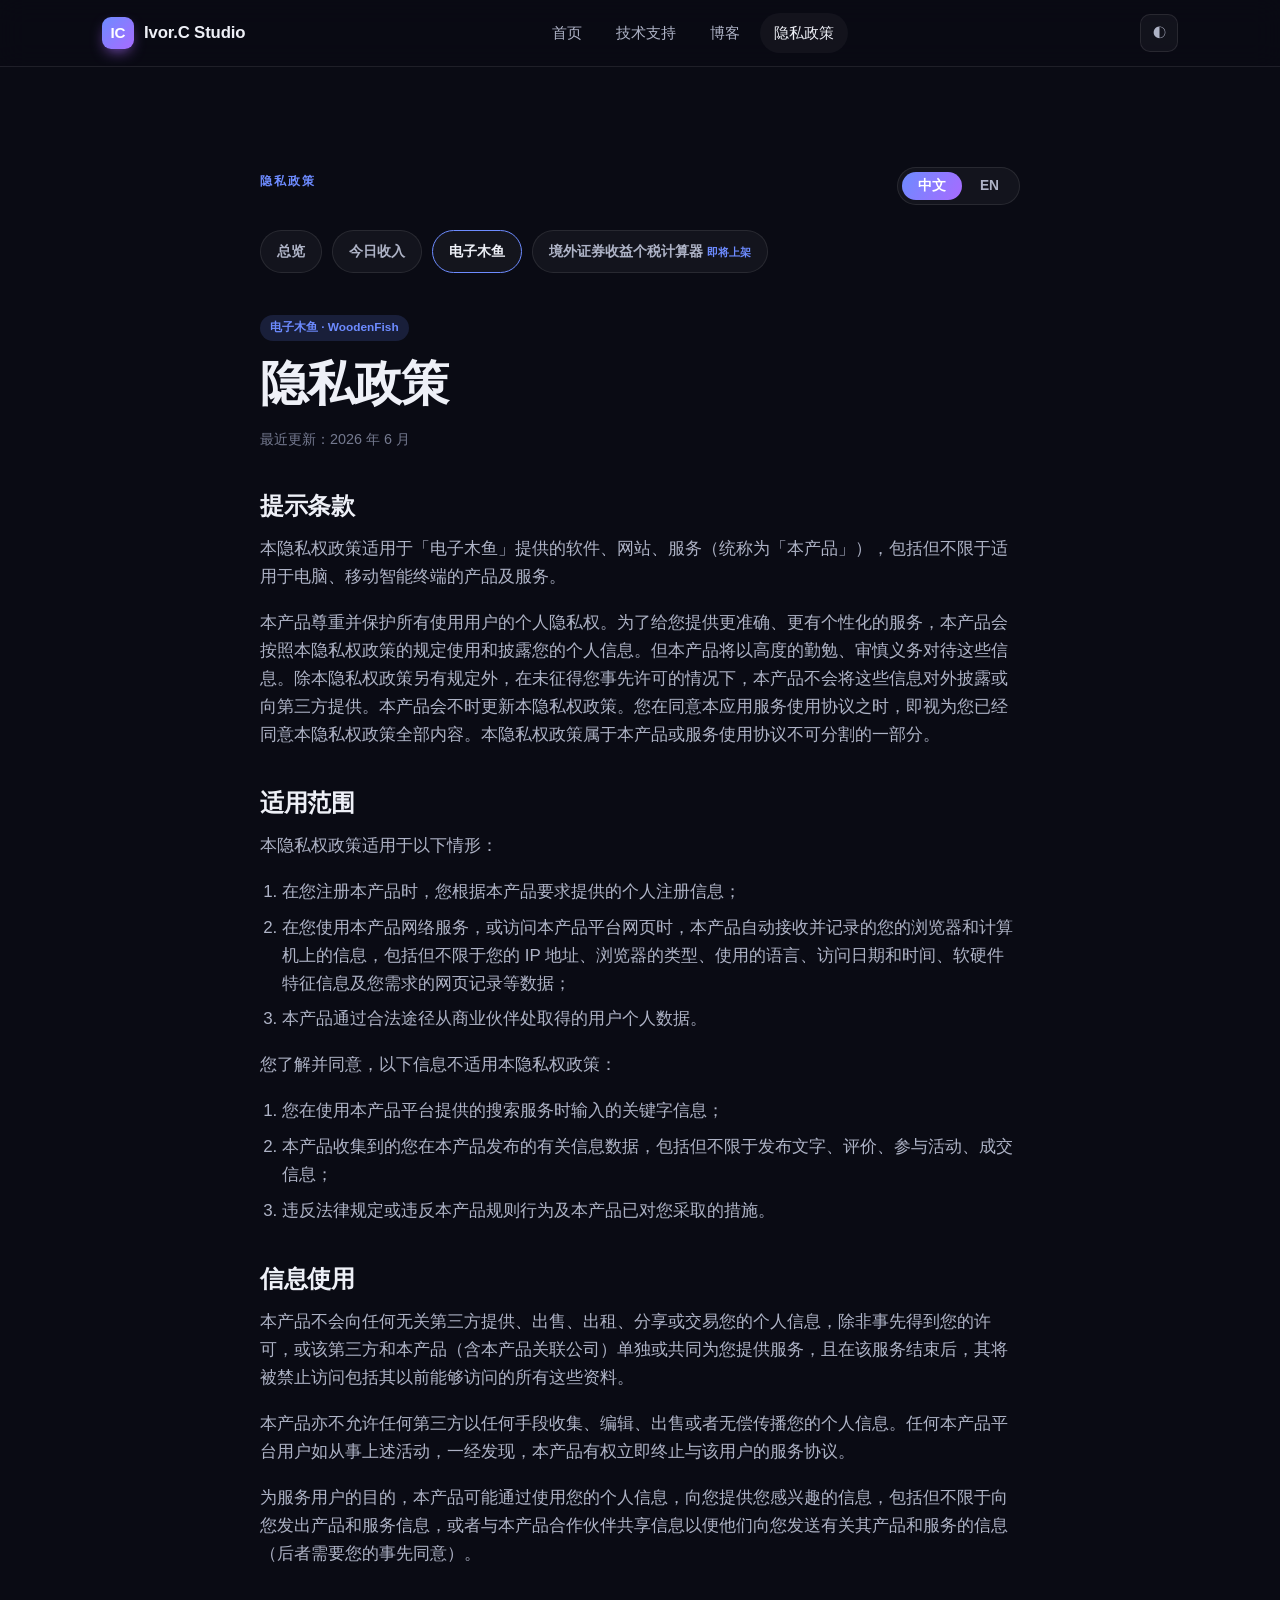
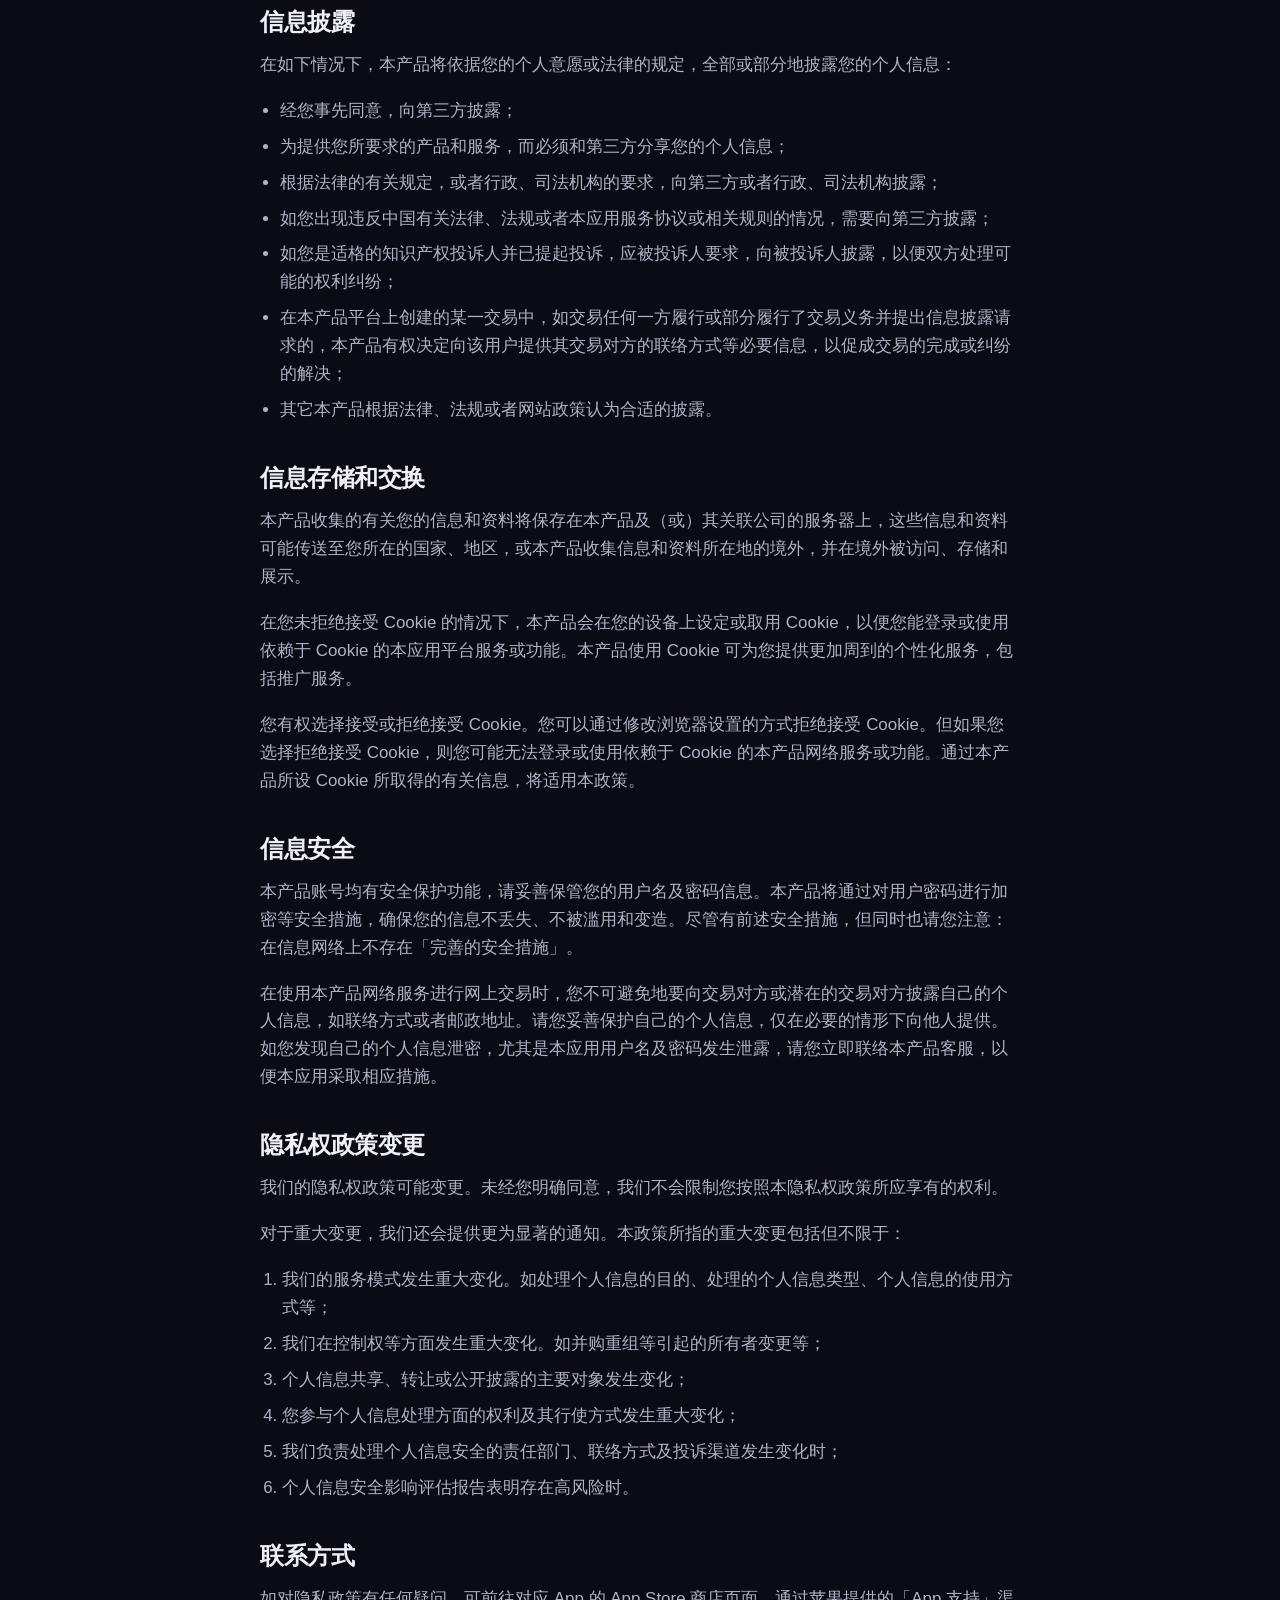
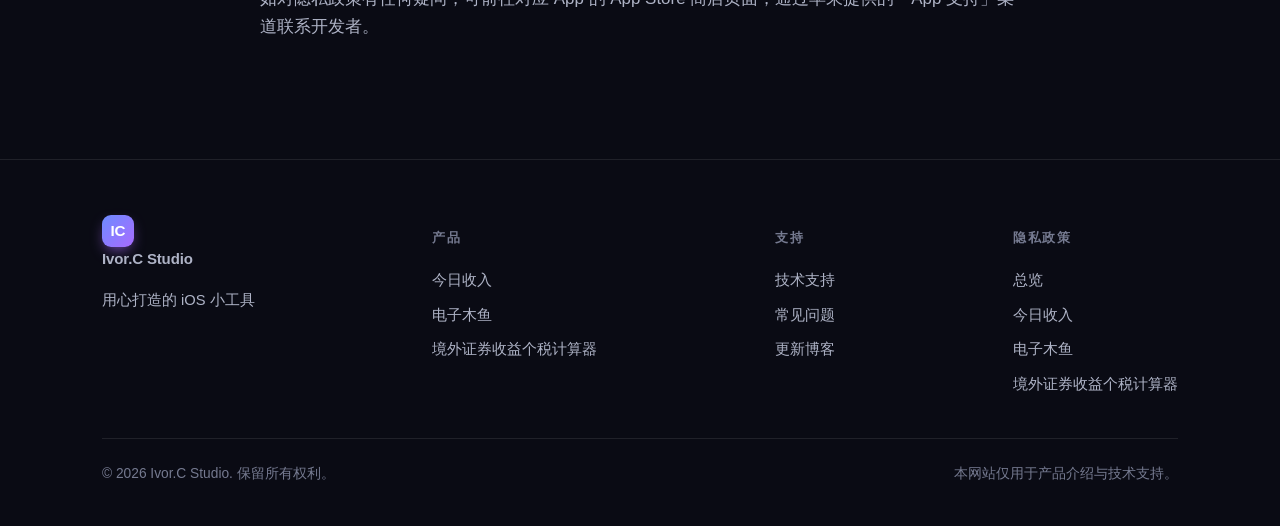
<file: privacy/woodenfish.html>
<!DOCTYPE html>
<html lang="zh-CN">
<head>
  <meta charset="UTF-8" />
  <meta name="viewport" content="width=device-width, initial-scale=1.0" />
  <title>《电子木鱼》隐私政策 · Ivor.C Studio</title>
  <meta name="description" content="电子木鱼 WoodenFish App 的隐私政策，支持中文 / English。" />
  <link rel="stylesheet" href="../css/styles.css" />
</head>
<body data-page="privacy" data-app="woodenfish">
  <div id="site-header"></div>

  <article class="container article">
    <div id="policy"></div>
  </article>

  <div id="site-footer"></div>
  <script src="../js/privacy-data.js"></script>
  <script src="../js/main.js"></script>
  <script src="../js/privacy.js"></script>
</body>
</html>
</file>
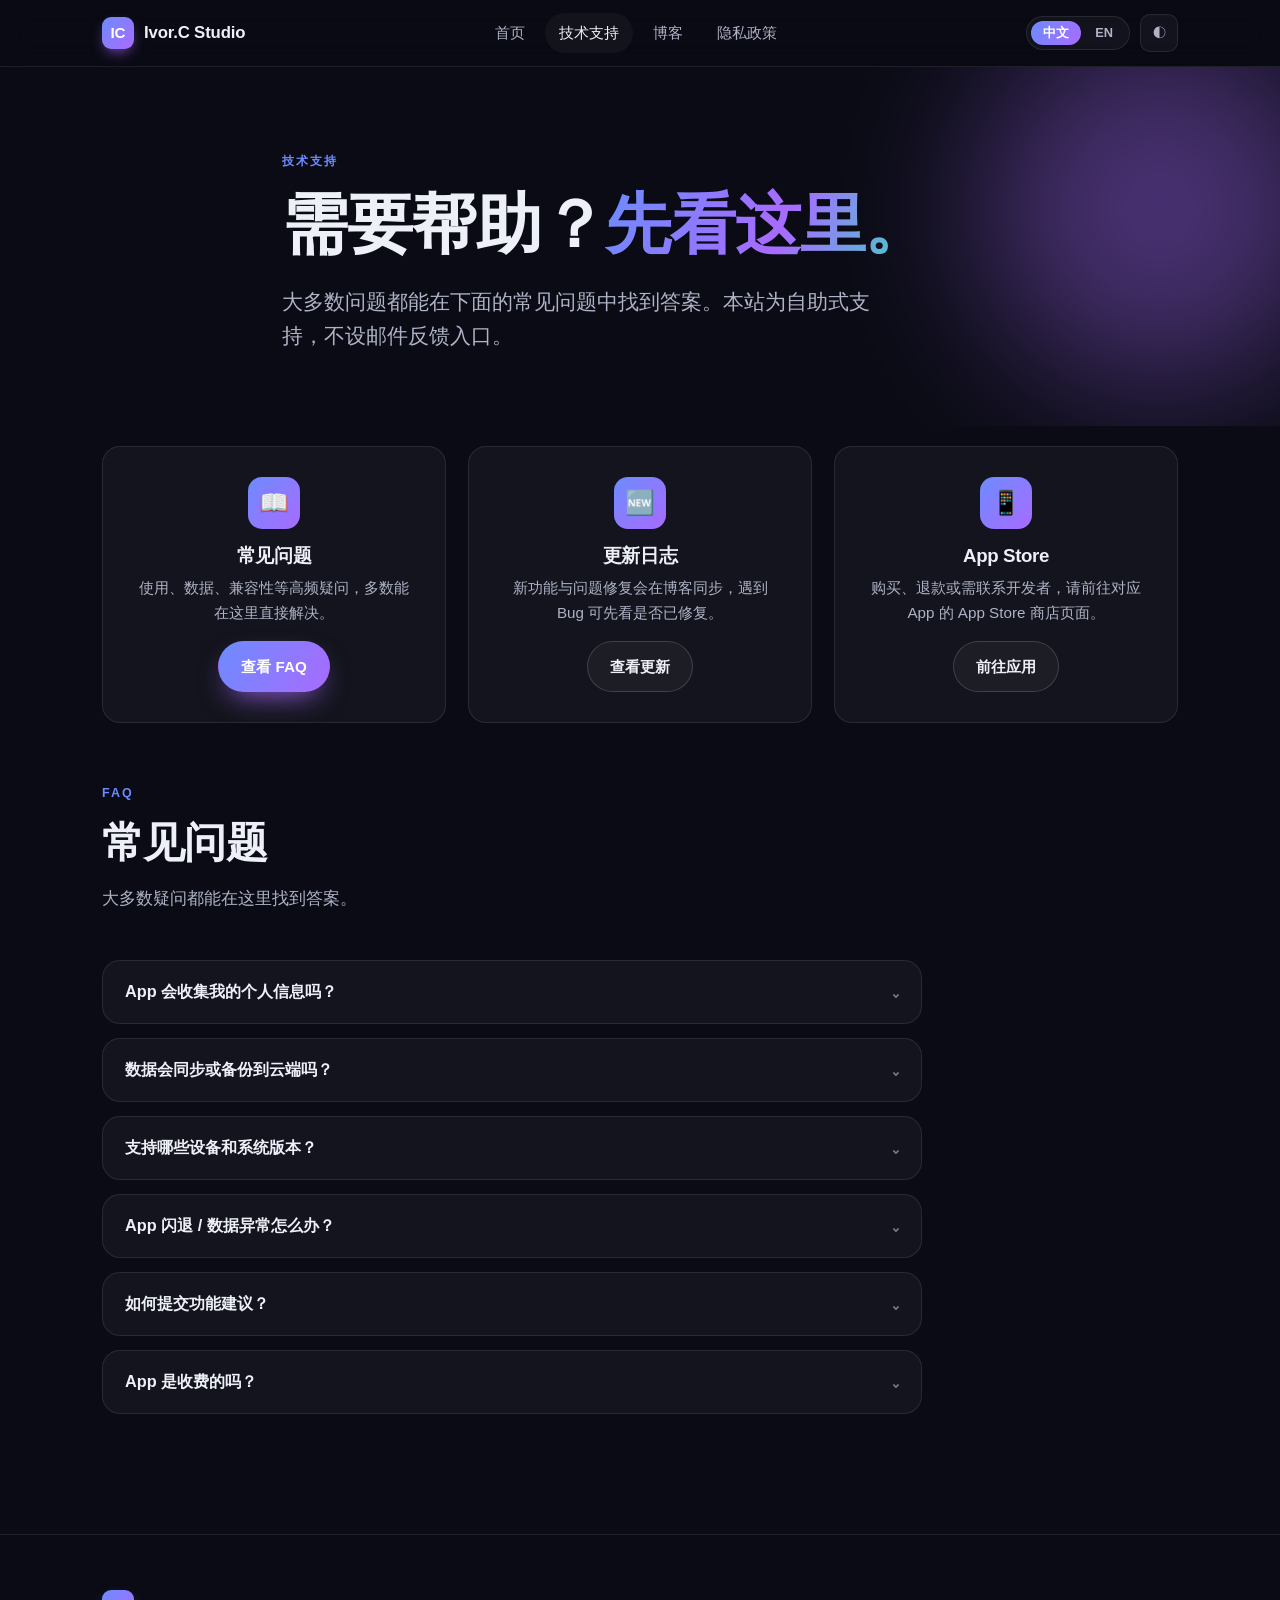
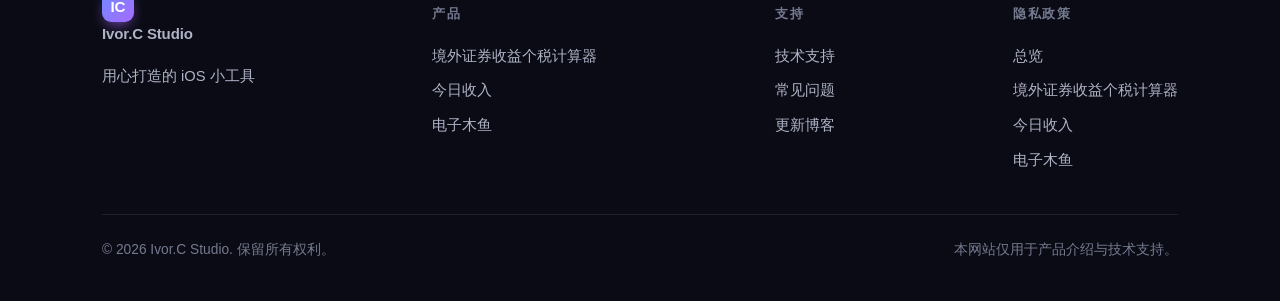
<file: web-blog/support.html>
<!DOCTYPE html>
<html lang="zh-CN">
<head>
  <meta charset="UTF-8" />
  <meta name="viewport" content="width=device-width, initial-scale=1.0" />
  <title>技术支持 · Ivor.C Studio</title>
  <meta name="description" content="App 技术支持中心：常见问题、联系方式与反馈渠道。" />
  <link rel="stylesheet" href="css/styles.css" />
</head>
<body data-page="support">
  <div id="site-header"></div>

  <section class="hero" style="padding:80px 0 40px">
    <div class="hero-blob b2" style="opacity:.4"></div>
    <div class="container hero-inner">
      <span class="eyebrow" data-i18n="support.eyebrow">技术支持</span>
      <h1 data-i18n-html="support.h1">需要帮助？<span class="gradient-text">先看这里。</span></h1>
      <p class="lead" data-i18n="support.lead">大多数问题都能在下面的常见问题中找到答案。本站为自助式支持，不设邮件反馈入口。</p>
    </div>
  </section>

  <!-- Self-service channels -->
  <section class="section" style="padding-top:20px">
    <div class="container">
      <div class="support-grid">
        <div class="support-card reveal">
          <div class="f-icon">📖</div>
          <h3 data-i18n="support.card1h">常见问题</h3>
          <p data-i18n="support.card1p">使用、数据、兼容性等高频疑问，多数能在这里直接解决。</p>
          <a class="btn btn-primary" href="#faq" data-i18n="support.card1btn">查看 FAQ</a>
        </div>
        <div class="support-card reveal">
          <div class="f-icon">🆕</div>
          <h3 data-i18n="support.card2h">更新日志</h3>
          <p data-i18n="support.card2p">新功能与问题修复会在博客同步，遇到 Bug 可先看是否已修复。</p>
          <a class="btn btn-ghost" href="blog/index.html" data-i18n="support.card2btn">查看更新</a>
        </div>
        <div class="support-card reveal">
          <div class="f-icon">📱</div>
          <h3 data-i18n="support.card3h">App Store</h3>
          <p data-i18n="support.card3p">购买、退款或需联系开发者，请前往对应 App 的 App Store 商店页面。</p>
          <a class="btn btn-ghost" href="index.html#products" data-i18n="support.card3btn">前往应用</a>
        </div>
      </div>

      <div class="section-head reveal" id="faq">
        <span class="eyebrow" data-i18n="support.faqEyebrow">FAQ</span>
        <h2 data-i18n="support.faqH2">常见问题</h2>
        <p data-i18n="support.faqLead">大多数疑问都能在这里找到答案。</p>
      </div>

      <div class="faq-list">
        <div class="faq-item reveal">
          <button class="faq-q"><span data-i18n="support.q1">App 会收集我的个人信息吗？</span><span class="chevron">⌄</span></button>
          <div class="faq-a"><div class="faq-a-inner" data-i18n-html="support.a1">
            我们坚持隐私优先原则。App 的核心数据（如收入设置、功德计数等）默认保存在你的设备本地，不会上传到服务器，也不会收集与功能无关的个人信息。详情请见各 App 的<a href="privacy/index.html">隐私政策</a>。
          </div></div>
        </div>
        <div class="faq-item reveal">
          <button class="faq-q"><span data-i18n="support.q2">数据会同步或备份到云端吗？</span><span class="chevron">⌄</span></button>
          <div class="faq-a"><div class="faq-a-inner" data-i18n="support.a2">
            目前数据以本地存储为主。如果你更换设备或删除 App，本地数据可能会丢失，建议提前记录重要信息。
          </div></div>
        </div>
        <div class="faq-item reveal">
          <button class="faq-q"><span data-i18n="support.q3">支持哪些设备和系统版本？</span><span class="chevron">⌄</span></button>
          <div class="faq-a"><div class="faq-a-inner" data-i18n="support.a3">
            应用同时支持 iPhone 与 iPad。具体最低系统版本要求请以 App Store 商店页面的说明为准。
          </div></div>
        </div>
        <div class="faq-item reveal">
          <button class="faq-q"><span data-i18n="support.q4">App 闪退 / 数据异常怎么办？</span><span class="chevron">⌄</span></button>
          <div class="faq-a"><div class="faq-a-inner" data-i18n="support.a4">
            可先尝试：1）重启 App；2）更新到最新版本；3）重启设备。若仍未解决，可前往该 App 的 App Store 商店页面，通过苹果提供的"App 支持"渠道联系开发者，并附上设备型号、系统版本和问题描述。
          </div></div>
        </div>
        <div class="faq-item reveal">
          <button class="faq-q"><span data-i18n="support.q5">如何提交功能建议？</span><span class="chevron">⌄</span></button>
          <div class="faq-a"><div class="faq-a-inner" data-i18n="support.a5">
            欢迎在 App Store 给应用留下评价并写下你的想法，我会留意这些反馈，优秀的建议会被纳入后续的更新计划。
          </div></div>
        </div>
        <div class="faq-item reveal">
          <button class="faq-q"><span data-i18n="support.q6">App 是收费的吗？</span><span class="chevron">⌄</span></button>
          <div class="faq-a"><div class="faq-a-inner" data-i18n="support.a6">
            具体定价与内购信息请以 App Store 商店页面为准。关于购买、订阅或退款，请通过 App Store / Apple 账户的相关渠道处理。
          </div></div>
        </div>
      </div>
    </div>
  </section>

  <div id="site-footer"></div>
  <script src="js/main.js"></script>
</body>
</html>
</file>
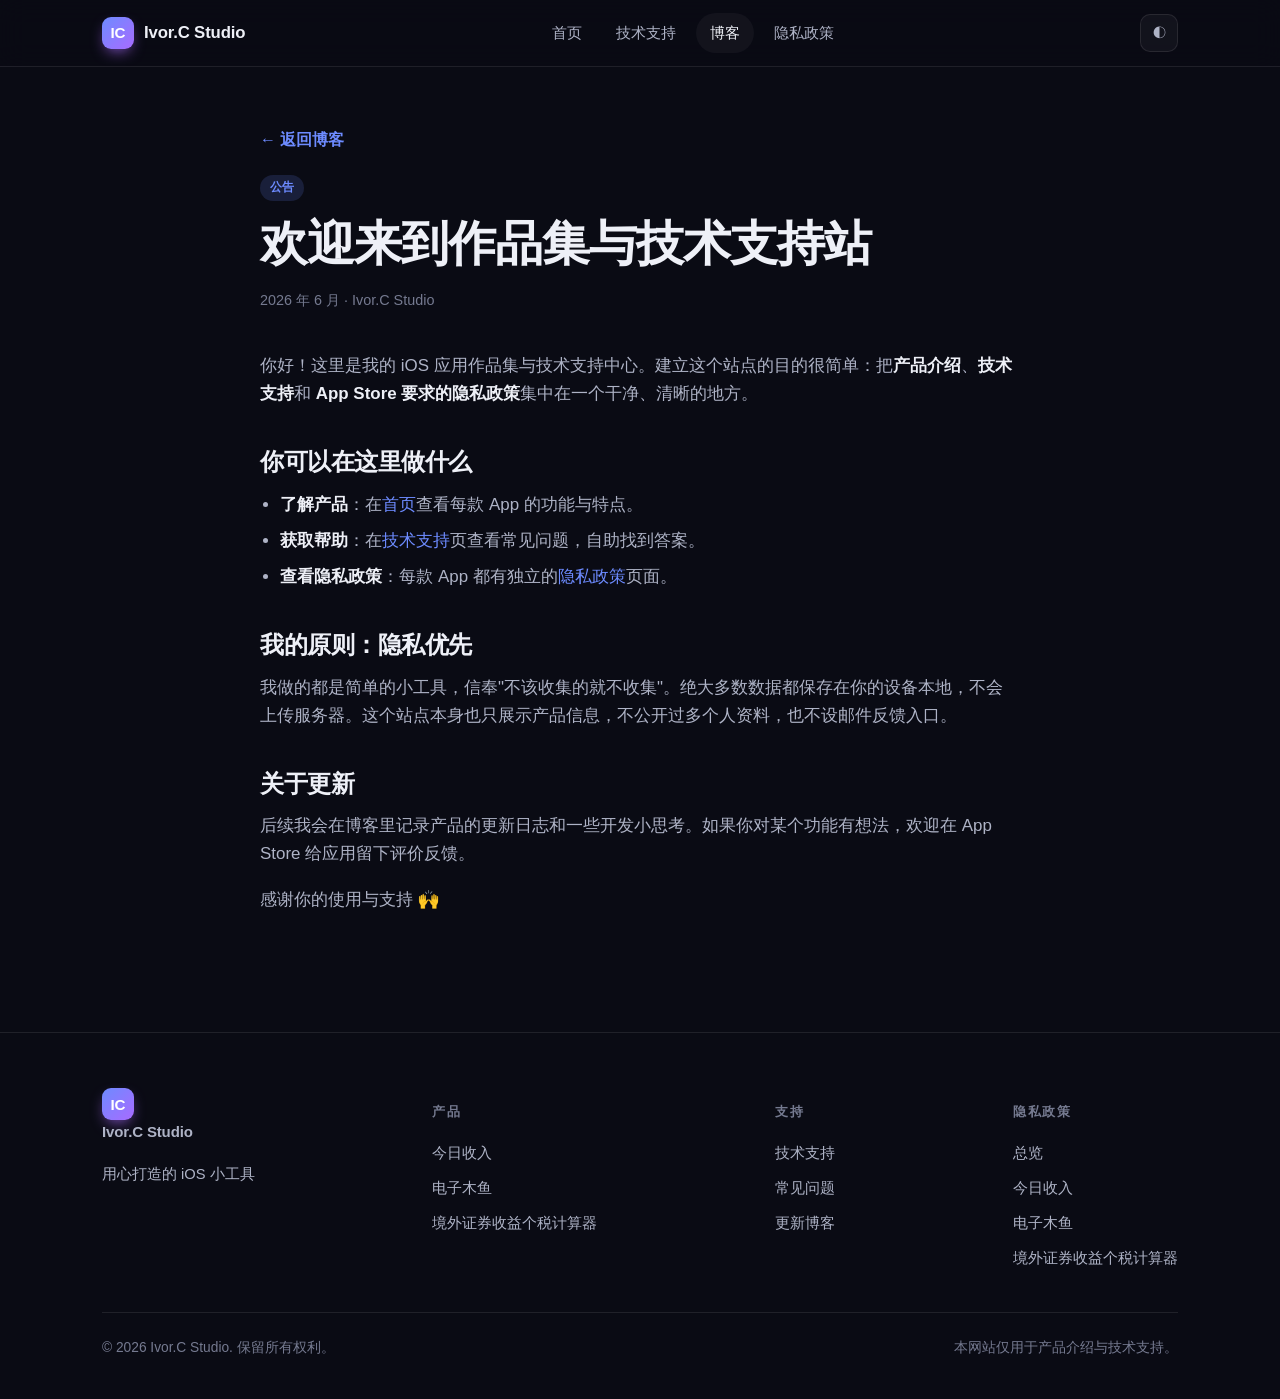
<file: blog/posts/welcome.html>
<!DOCTYPE html>
<html lang="zh-CN">
<head>
  <meta charset="UTF-8" />
  <meta name="viewport" content="width=device-width, initial-scale=1.0" />
  <title>欢迎来到作品集与技术支持站 · Ivor.C Studio</title>
  <meta name="description" content="介绍本站点的用途：产品展示、技术支持与隐私政策入口。" />
  <link rel="stylesheet" href="../../css/styles.css" />
</head>
<body data-page="blog">
  <div id="site-header"></div>

  <article class="container article">
    <a class="read" href="../index.html" style="color:var(--accent);font-weight:600">← 返回博客</a>
    <div class="article-head" style="margin-top:20px">
      <span class="tag">公告</span>
      <h1>欢迎来到作品集与技术支持站</h1>
      <div class="article-meta">2026 年 6 月 · <span data-brand>Ivor.C Studio</span></div>
    </div>
    <div class="prose">
      <p>你好！这里是我的 iOS 应用作品集与技术支持中心。建立这个站点的目的很简单：把<strong>产品介绍</strong>、<strong>技术支持</strong>和 <strong>App Store 要求的隐私政策</strong>集中在一个干净、清晰的地方。</p>

      <h2>你可以在这里做什么</h2>
      <ul>
        <li><strong>了解产品</strong>：在<a href="../../index.html#products">首页</a>查看每款 App 的功能与特点。</li>
        <li><strong>获取帮助</strong>：在<a href="../../support.html">技术支持</a>页查看常见问题，自助找到答案。</li>
        <li><strong>查看隐私政策</strong>：每款 App 都有独立的<a href="../../privacy/index.html">隐私政策</a>页面。</li>
      </ul>

      <h2>我的原则：隐私优先</h2>
      <p>我做的都是简单的小工具，信奉"不该收集的就不收集"。绝大多数数据都保存在你的设备本地，不会上传服务器。这个站点本身也只展示产品信息，不公开过多个人资料，也不设邮件反馈入口。</p>

      <h2>关于更新</h2>
      <p>后续我会在博客里记录产品的更新日志和一些开发小思考。如果你对某个功能有想法，欢迎在 App Store 给应用留下评价反馈。</p>

      <p>感谢你的使用与支持 🙌</p>
    </div>
  </article>

  <div id="site-footer"></div>
  <script src="../../js/main.js"></script>
</body>
</html>
</file>
<file: web-blog/css/styles.css>
/* ============================================================
   Design System — tokens
   ============================================================ */
:root {
  /* Brand accents */
  --accent: #6d8bff;
  --accent-2: #a86bff;
  --accent-3: #38d9c4;

  /* Surfaces (dark theme) */
  --bg: #0a0b14;
  --bg-soft: #11131f;
  --surface: rgba(255, 255, 255, 0.04);
  --surface-strong: rgba(255, 255, 255, 0.07);
  --border: rgba(255, 255, 255, 0.09);
  --border-strong: rgba(255, 255, 255, 0.16);

  /* Text */
  --text: #eef0f7;
  --text-soft: #aeb3c6;
  --text-faint: #757a90;

  /* Layout */
  --maxw: 1120px;
  --radius: 18px;
  --radius-lg: 28px;
  --shadow: 0 18px 50px -20px rgba(0, 0, 0, 0.6);

  --font-sans: -apple-system, BlinkMacSystemFont, "Segoe UI", "PingFang SC",
    "Hiragino Sans GB", "Microsoft YaHei", Roboto, Helvetica, Arial, sans-serif;
}

[data-theme="light"] {
  --bg: #f6f7fb;
  --bg-soft: #ffffff;
  --surface: rgba(15, 18, 40, 0.03);
  --surface-strong: rgba(15, 18, 40, 0.05);
  --border: rgba(15, 18, 40, 0.1);
  --border-strong: rgba(15, 18, 40, 0.18);
  --text: #14172a;
  --text-soft: #4a4f63;
  --text-faint: #82869a;
  --shadow: 0 18px 50px -24px rgba(20, 23, 42, 0.28);
}

/* ============================================================
   Reset / base
   ============================================================ */
*,
*::before,
*::after { box-sizing: border-box; }

html { scroll-behavior: smooth; -webkit-text-size-adjust: 100%; }

body {
  margin: 0;
  font-family: var(--font-sans);
  background: var(--bg);
  color: var(--text);
  line-height: 1.65;
  -webkit-font-smoothing: antialiased;
  text-rendering: optimizeLegibility;
  overflow-x: hidden;
}

a { color: inherit; text-decoration: none; }
img { max-width: 100%; display: block; }
ul { margin: 0; padding: 0; list-style: none; }

h1, h2, h3 { line-height: 1.2; letter-spacing: -0.02em; margin: 0; }

.container {
  width: 100%;
  max-width: var(--maxw);
  margin-inline: auto;
  padding-inline: 22px;
}

.eyebrow {
  display: inline-block;
  font-size: 0.78rem;
  font-weight: 600;
  letter-spacing: 0.16em;
  text-transform: uppercase;
  color: var(--accent);
  margin-bottom: 14px;
}

.muted { color: var(--text-soft); }

.gradient-text {
  background: linear-gradient(110deg, var(--accent), var(--accent-2) 55%, var(--accent-3));
  -webkit-background-clip: text;
  background-clip: text;
  -webkit-text-fill-color: transparent;
}

/* ============================================================
   Buttons
   ============================================================ */
.btn {
  display: inline-flex;
  align-items: center;
  gap: 8px;
  padding: 12px 22px;
  border-radius: 999px;
  font-weight: 600;
  font-size: 0.95rem;
  border: 1px solid transparent;
  cursor: pointer;
  transition: transform 0.18s ease, box-shadow 0.18s ease, background 0.18s ease,
    border-color 0.18s ease;
}
.btn:active { transform: translateY(1px); }

.btn-primary {
  color: #fff;
  background: linear-gradient(120deg, var(--accent), var(--accent-2));
  box-shadow: 0 12px 30px -12px var(--accent-2);
}
.btn-primary:hover { transform: translateY(-2px); box-shadow: 0 16px 36px -12px var(--accent-2); }

.btn-ghost {
  color: var(--text);
  background: var(--surface);
  border-color: var(--border-strong);
}
.btn-ghost:hover { background: var(--surface-strong); border-color: var(--accent); }

/* ============================================================
   Header / nav
   ============================================================ */
.site-header {
  position: sticky;
  top: 0;
  z-index: 50;
  backdrop-filter: blur(14px);
  -webkit-backdrop-filter: blur(14px);
  background: color-mix(in srgb, var(--bg) 72%, transparent);
  border-bottom: 1px solid var(--border);
}
.nav {
  display: flex;
  align-items: center;
  justify-content: space-between;
  height: 66px;
}
.brand {
  display: flex;
  align-items: center;
  gap: 10px;
  font-weight: 700;
  font-size: 1.05rem;
  letter-spacing: -0.01em;
}
.brand-mark {
  width: 32px;
  height: 32px;
  border-radius: 9px;
  background: linear-gradient(135deg, var(--accent), var(--accent-2));
  display: grid;
  place-items: center;
  color: #fff;
  font-weight: 800;
  font-size: 0.95rem;
  box-shadow: 0 6px 16px -6px var(--accent-2);
}
.nav-links {
  display: flex;
  align-items: center;
  gap: 6px;
}
.nav-links a {
  padding: 8px 14px;
  border-radius: 999px;
  color: var(--text-soft);
  font-size: 0.92rem;
  font-weight: 500;
  transition: color 0.15s ease, background 0.15s ease;
}
.nav-links a:hover,
.nav-links a.active { color: var(--text); background: var(--surface); }

.nav-actions { display: flex; align-items: center; gap: 10px; }
.nav-actions .lang-switch {
  flex-shrink: 0;
}
.nav-actions .lang-switch a,
.nav-actions .lang-switch button {
  padding: 6px 12px;
  font-size: 0.8rem;
}

.icon-btn {
  width: 38px;
  height: 38px;
  display: grid;
  place-items: center;
  border-radius: 10px;
  background: var(--surface);
  border: 1px solid var(--border);
  color: var(--text-soft);
  cursor: pointer;
  transition: color 0.15s ease, border-color 0.15s ease;
}
.icon-btn:hover { color: var(--text); border-color: var(--border-strong); }

.nav-toggle { display: none; }

/* ============================================================
   Hero
   ============================================================ */
.hero {
  position: relative;
  padding: 96px 0 80px;
  overflow: hidden;
}
.hero-blob {
  position: absolute;
  border-radius: 50%;
  filter: blur(80px);
  opacity: 0.55;
  z-index: 0;
  animation: float 14s ease-in-out infinite;
}
.hero-blob.b1 { width: 420px; height: 420px; background: var(--accent); top: -120px; left: -80px; }
.hero-blob.b2 { width: 360px; height: 360px; background: var(--accent-2); top: -40px; right: -60px; animation-delay: -4s; }
.hero-blob.b3 { width: 300px; height: 300px; background: var(--accent-3); bottom: -140px; left: 40%; animation-delay: -8s; }

@keyframes float {
  0%, 100% { transform: translate(0, 0) scale(1); }
  50% { transform: translate(20px, -24px) scale(1.08); }
}

.hero-inner { position: relative; z-index: 1; max-width: 760px; }
.hero h1 {
  font-size: clamp(2.4rem, 6vw, 4.1rem);
  font-weight: 800;
  margin-bottom: 20px;
}
.hero p.lead {
  font-size: clamp(1.05rem, 2.4vw, 1.3rem);
  color: var(--text-soft);
  max-width: 620px;
  margin-bottom: 32px;
}
.hero-actions { display: flex; flex-wrap: wrap; gap: 14px; }

.hero-stats {
  display: flex;
  flex-wrap: wrap;
  gap: 40px;
  margin-top: 56px;
  position: relative;
  z-index: 1;
}
.stat .num { font-size: 2rem; font-weight: 800; letter-spacing: -0.02em; }
.stat .label { color: var(--text-faint); font-size: 0.88rem; }

/* ============================================================
   Sections
   ============================================================ */
.section { padding: 80px 0; }
.section-head { max-width: 640px; margin-bottom: 48px; }
.section-head h2 { font-size: clamp(1.8rem, 4vw, 2.6rem); font-weight: 800; margin-bottom: 14px; }
.section-head p { color: var(--text-soft); font-size: 1.05rem; }

/* ============================================================
   Product cards
   ============================================================ */
.product-grid {
  display: grid;
  grid-template-columns: repeat(auto-fit, minmax(300px, 1fr));
  gap: 24px;
}
.product-card {
  position: relative;
  padding: 30px;
  border-radius: var(--radius-lg);
  background: var(--surface);
  border: 1px solid var(--border);
  box-shadow: var(--shadow);
  overflow: hidden;
  transition: transform 0.25s ease, border-color 0.25s ease;
}
.product-card::before {
  content: "";
  position: absolute;
  inset: 0;
  background: radial-gradient(600px circle at var(--mx, 50%) var(--my, 0%),
    color-mix(in srgb, var(--accent) 16%, transparent), transparent 45%);
  opacity: 0;
  transition: opacity 0.3s ease;
  pointer-events: none;
}
.product-card:hover { transform: translateY(-6px); border-color: var(--border-strong); }
.product-card:hover::before { opacity: 1; }

.app-icon {
  width: 76px;
  height: 76px;
  border-radius: 18px;
  display: grid;
  place-items: center;
  font-size: 2.1rem;
  color: #fff;
  margin-bottom: 20px;
  overflow: hidden;
  box-shadow: 0 14px 30px -12px rgba(0, 0, 0, 0.5);
}
.app-icon img {
  width: 100%;
  height: 100%;
  object-fit: cover;
  border-radius: inherit;
  display: block;
}
.product-card h3 { font-size: 1.35rem; font-weight: 700; margin-bottom: 2px; }
.product-card .en-sub {
  color: var(--text-faint);
  font-size: 0.82rem;
  font-weight: 500;
  letter-spacing: 0.02em;
  margin: 0 0 12px;
}
.product-card .tagline { color: var(--text-soft); margin-bottom: 18px; min-height: 48px; }

.badge-soon,
.badge-new {
  position: absolute;
  top: 18px;
  right: 18px;
  z-index: 2;
  font-size: 0.72rem;
  font-weight: 700;
  letter-spacing: 0.04em;
  padding: 5px 11px;
  border-radius: 999px;
  color: #fff;
  background: linear-gradient(120deg, var(--accent-2), var(--accent));
  box-shadow: 0 6px 16px -6px var(--accent-2);
}
.badge-new {
  background: linear-gradient(120deg, #1a7bb8, #38d9c4);
  box-shadow: 0 6px 18px -6px rgba(56, 217, 196, 0.65);
}
.product-card--new {
  border-color: color-mix(in srgb, #38d9c4 35%, var(--border));
  background:
    linear-gradient(160deg, color-mix(in srgb, #1a7bb8 14%, transparent), transparent 42%),
    var(--surface);
}
.product-card--new:hover {
  border-color: color-mix(in srgb, #38d9c4 55%, var(--border-strong));
}

.platforms { display: flex; gap: 8px; flex-wrap: wrap; margin-bottom: 22px; }
.pill {
  font-size: 0.76rem;
  font-weight: 600;
  padding: 5px 12px;
  border-radius: 999px;
  background: var(--surface-strong);
  border: 1px solid var(--border);
  color: var(--text-soft);
}
.product-links { display: flex; gap: 12px; align-items: center; }
.product-links a { font-size: 0.9rem; font-weight: 600; color: var(--accent); }
.product-links a:hover { text-decoration: underline; }

/* ============================================================
   Feature grid
   ============================================================ */
.feature-grid {
  display: grid;
  grid-template-columns: repeat(auto-fit, minmax(250px, 1fr));
  gap: 22px;
}
.feature {
  padding: 28px;
  border-radius: var(--radius);
  background: var(--surface);
  border: 1px solid var(--border);
}
.feature .f-icon {
  width: 46px;
  height: 46px;
  border-radius: 12px;
  display: grid;
  place-items: center;
  font-size: 1.35rem;
  background: linear-gradient(135deg, var(--accent), var(--accent-2));
  color: #fff;
  margin-bottom: 16px;
}
.feature h3 { font-size: 1.1rem; margin-bottom: 8px; }
.feature p { color: var(--text-soft); font-size: 0.95rem; margin: 0; }

/* ============================================================
   FAQ / accordion
   ============================================================ */
.faq-list { display: grid; gap: 14px; max-width: 820px; }
.faq-item {
  border: 1px solid var(--border);
  border-radius: var(--radius);
  background: var(--surface);
  overflow: hidden;
}
.faq-q {
  width: 100%;
  text-align: left;
  background: none;
  border: none;
  color: var(--text);
  font-size: 1.02rem;
  font-weight: 600;
  padding: 20px 22px;
  cursor: pointer;
  display: flex;
  justify-content: space-between;
  align-items: center;
  gap: 16px;
  font-family: inherit;
}
.faq-q .chevron { transition: transform 0.25s ease; color: var(--text-faint); }
.faq-item.open .chevron { transform: rotate(180deg); }
.faq-a {
  max-height: 0;
  overflow: hidden;
  transition: max-height 0.3s ease;
  color: var(--text-soft);
}
.faq-a-inner { padding: 0 22px 22px; }
.faq-a a { color: var(--accent); }

/* ============================================================
   Contact / support cards
   ============================================================ */
.support-grid {
  display: grid;
  grid-template-columns: repeat(auto-fit, minmax(260px, 1fr));
  gap: 22px;
  margin-bottom: 56px;
}
.support-card {
  padding: 30px;
  border-radius: var(--radius);
  background: var(--surface);
  border: 1px solid var(--border);
  text-align: center;
}
.support-card .f-icon {
  width: 52px; height: 52px; margin: 0 auto 16px;
  border-radius: 14px; display: grid; place-items: center;
  font-size: 1.5rem; color: #fff;
  background: linear-gradient(135deg, var(--accent), var(--accent-2));
}
.support-card h3 { margin-bottom: 8px; }
.support-card p { color: var(--text-soft); margin: 0 0 16px; font-size: 0.95rem; }

/* ============================================================
   Blog
   ============================================================ */
.post-grid {
  display: grid;
  grid-template-columns: repeat(auto-fill, minmax(300px, 1fr));
  gap: 24px;
}
.post-card {
  display: flex;
  flex-direction: column;
  padding: 26px;
  border-radius: var(--radius);
  background: var(--surface);
  border: 1px solid var(--border);
  transition: transform 0.2s ease, border-color 0.2s ease;
}
.post-card:hover { transform: translateY(-4px); border-color: var(--border-strong); }
.post-card .date { font-size: 0.82rem; color: var(--text-faint); margin-bottom: 10px; }
.post-card h3 { font-size: 1.2rem; margin-bottom: 10px; }
.post-card p { color: var(--text-soft); font-size: 0.94rem; flex: 1; margin: 0 0 16px; }
.post-card .read { color: var(--accent); font-weight: 600; font-size: 0.9rem; }
.tag {
  display: inline-block;
  font-size: 0.74rem;
  font-weight: 600;
  padding: 3px 10px;
  border-radius: 999px;
  background: color-mix(in srgb, var(--accent) 16%, transparent);
  color: var(--accent);
  margin-bottom: 14px;
  align-self: flex-start;
}

/* Article body */
.article { max-width: 760px; margin-inline: auto; padding: 60px 0; }
.article-head { margin-bottom: 40px; }
.article-head h1 { font-size: clamp(2rem, 5vw, 3rem); font-weight: 800; margin-bottom: 16px; }
.article-meta { color: var(--text-faint); font-size: 0.9rem; }
.prose { font-size: 1.06rem; color: var(--text); }
.prose h2 { font-size: 1.5rem; margin: 40px 0 14px; }
.prose h3 { font-size: 1.2rem; margin: 28px 0 10px; }
.prose p { margin: 0 0 18px; color: var(--text-soft); }
.prose ul { padding-left: 1.2em; list-style: disc; margin: 0 0 18px; color: var(--text-soft); }
.prose ol { padding-left: 1.3em; list-style: decimal; margin: 0 0 18px; color: var(--text-soft); }
.prose li { margin-bottom: 8px; }
.prose a { color: var(--accent); }
.prose strong { color: var(--text); }
.prose code {
  background: var(--surface-strong);
  padding: 2px 7px;
  border-radius: 6px;
  font-size: 0.92em;
}

/* ============================================================
   Privacy pages
   ============================================================ */
.policy-nav {
  display: flex;
  flex-wrap: wrap;
  gap: 10px;
  margin-bottom: 40px;
}
.policy-nav a {
  padding: 9px 16px;
  border-radius: 999px;
  border: 1px solid var(--border);
  background: var(--surface);
  font-size: 0.9rem;
  font-weight: 600;
  color: var(--text-soft);
  transition: color 0.15s ease, border-color 0.15s ease;
}
.policy-nav a:hover, .policy-nav a.active { color: var(--text); border-color: var(--accent); }
.policy-nav .nav-badge {
  font-size: 0.68rem;
  font-weight: 700;
  color: var(--accent);
}

.lang-switch {
  display: inline-flex;
  padding: 4px;
  border-radius: 999px;
  background: var(--surface);
  border: 1px solid var(--border);
  gap: 2px;
}
.lang-switch a,
.lang-switch button {
  display: inline-block;
  border: none;
  background: none;
  color: var(--text-soft);
  font-family: inherit;
  font-size: 0.86rem;
  font-weight: 600;
  line-height: 1;
  padding: 7px 16px;
  border-radius: 999px;
  cursor: pointer;
  text-decoration: none;
  transition: color 0.15s ease, background 0.15s ease;
}
.lang-switch a.on,
.lang-switch button.on {
  color: #fff;
  background: linear-gradient(120deg, var(--accent), var(--accent-2));
}
.lang-switch a:not(.on):hover,
.lang-switch button:not(.on):hover { color: var(--text); }

.meta-badge {
  color: var(--accent);
  font-weight: 600;
}
.lead-muted {
  font-size: 1.08rem;
  color: var(--text-soft);
}
.policy-section { margin-bottom: 8px; }
.policy-section h2 { scroll-margin-top: 90px; }

/* ============================================================
   CTA band
   ============================================================ */
.cta-band {
  position: relative;
  border-radius: var(--radius-lg);
  padding: 56px 40px;
  text-align: center;
  overflow: hidden;
  background: linear-gradient(120deg,
    color-mix(in srgb, var(--accent) 22%, var(--bg-soft)),
    color-mix(in srgb, var(--accent-2) 22%, var(--bg-soft)));
  border: 1px solid var(--border-strong);
}
.cta-band h2 { font-size: clamp(1.6rem, 4vw, 2.4rem); margin-bottom: 14px; }
.cta-band p { color: var(--text-soft); max-width: 540px; margin: 0 auto 26px; }

/* ============================================================
   Footer
   ============================================================ */
.site-footer {
  border-top: 1px solid var(--border);
  padding: 50px 0 40px;
  margin-top: 40px;
}
.footer-grid {
  display: flex;
  flex-wrap: wrap;
  justify-content: space-between;
  gap: 30px;
  margin-bottom: 36px;
}
.footer-col h4 {
  font-size: 0.82rem;
  text-transform: uppercase;
  letter-spacing: 0.12em;
  color: var(--text-faint);
  margin-bottom: 14px;
}
.footer-col a {
  display: block;
  color: var(--text-soft);
  font-size: 0.94rem;
  padding: 5px 0;
  transition: color 0.15s ease;
}
.footer-col a:hover { color: var(--text); }
.footer-bottom {
  display: flex;
  flex-wrap: wrap;
  justify-content: space-between;
  gap: 12px;
  padding-top: 24px;
  border-top: 1px solid var(--border);
  color: var(--text-faint);
  font-size: 0.86rem;
}

/* ============================================================
   Scroll reveal
   ============================================================ */
.reveal { opacity: 0; transform: translateY(24px); transition: opacity 0.6s ease, transform 0.6s ease; }
.reveal.in { opacity: 1; transform: none; }

/* ============================================================
   Responsive
   ============================================================ */
@media (max-width: 760px) {
  .nav-links {
    position: fixed;
    inset: 66px 0 auto 0;
    flex-direction: column;
    align-items: stretch;
    gap: 4px;
    padding: 16px 22px 24px;
    background: var(--bg-soft);
    border-bottom: 1px solid var(--border);
    transform: translateY(-120%);
    transition: transform 0.28s ease;
  }
  .nav-links.open { transform: translateY(0); }
  .nav-links a { padding: 12px 14px; }
  .nav-toggle { display: grid; }
  .nav-actions { gap: 6px; }
  .nav-actions .lang-switch a,
  .nav-actions .lang-switch button { padding: 6px 10px; font-size: 0.76rem; }
  .hero-stats { gap: 28px; }
  .footer-grid { flex-direction: column; gap: 24px; }
}

@media (prefers-reduced-motion: reduce) {
  *, *::before, *::after { animation: none !important; transition: none !important; scroll-behavior: auto; }
  .reveal { opacity: 1; transform: none; }
}
</file>
<file: css/styles.css>
/* ============================================================
   Design System — tokens
   ============================================================ */
:root {
  /* Brand accents */
  --accent: #6d8bff;
  --accent-2: #a86bff;
  --accent-3: #38d9c4;

  /* Surfaces (dark theme) */
  --bg: #0a0b14;
  --bg-soft: #11131f;
  --surface: rgba(255, 255, 255, 0.04);
  --surface-strong: rgba(255, 255, 255, 0.07);
  --border: rgba(255, 255, 255, 0.09);
  --border-strong: rgba(255, 255, 255, 0.16);

  /* Text */
  --text: #eef0f7;
  --text-soft: #aeb3c6;
  --text-faint: #757a90;

  /* Layout */
  --maxw: 1120px;
  --radius: 18px;
  --radius-lg: 28px;
  --shadow: 0 18px 50px -20px rgba(0, 0, 0, 0.6);

  --font-sans: -apple-system, BlinkMacSystemFont, "Segoe UI", "PingFang SC",
    "Hiragino Sans GB", "Microsoft YaHei", Roboto, Helvetica, Arial, sans-serif;
}

[data-theme="light"] {
  --bg: #f6f7fb;
  --bg-soft: #ffffff;
  --surface: rgba(15, 18, 40, 0.03);
  --surface-strong: rgba(15, 18, 40, 0.05);
  --border: rgba(15, 18, 40, 0.1);
  --border-strong: rgba(15, 18, 40, 0.18);
  --text: #14172a;
  --text-soft: #4a4f63;
  --text-faint: #82869a;
  --shadow: 0 18px 50px -24px rgba(20, 23, 42, 0.28);
}

/* ============================================================
   Reset / base
   ============================================================ */
*,
*::before,
*::after { box-sizing: border-box; }

html { scroll-behavior: smooth; -webkit-text-size-adjust: 100%; }

body {
  margin: 0;
  font-family: var(--font-sans);
  background: var(--bg);
  color: var(--text);
  line-height: 1.65;
  -webkit-font-smoothing: antialiased;
  text-rendering: optimizeLegibility;
  overflow-x: hidden;
}

a { color: inherit; text-decoration: none; }
img { max-width: 100%; display: block; }
ul { margin: 0; padding: 0; list-style: none; }

h1, h2, h3 { line-height: 1.2; letter-spacing: -0.02em; margin: 0; }

.container {
  width: 100%;
  max-width: var(--maxw);
  margin-inline: auto;
  padding-inline: 22px;
}

.eyebrow {
  display: inline-block;
  font-size: 0.78rem;
  font-weight: 600;
  letter-spacing: 0.16em;
  text-transform: uppercase;
  color: var(--accent);
  margin-bottom: 14px;
}

.muted { color: var(--text-soft); }

.gradient-text {
  background: linear-gradient(110deg, var(--accent), var(--accent-2) 55%, var(--accent-3));
  -webkit-background-clip: text;
  background-clip: text;
  -webkit-text-fill-color: transparent;
}

/* ============================================================
   Buttons
   ============================================================ */
.btn {
  display: inline-flex;
  align-items: center;
  gap: 8px;
  padding: 12px 22px;
  border-radius: 999px;
  font-weight: 600;
  font-size: 0.95rem;
  border: 1px solid transparent;
  cursor: pointer;
  transition: transform 0.18s ease, box-shadow 0.18s ease, background 0.18s ease,
    border-color 0.18s ease;
}
.btn:active { transform: translateY(1px); }

.btn-primary {
  color: #fff;
  background: linear-gradient(120deg, var(--accent), var(--accent-2));
  box-shadow: 0 12px 30px -12px var(--accent-2);
}
.btn-primary:hover { transform: translateY(-2px); box-shadow: 0 16px 36px -12px var(--accent-2); }

.btn-ghost {
  color: var(--text);
  background: var(--surface);
  border-color: var(--border-strong);
}
.btn-ghost:hover { background: var(--surface-strong); border-color: var(--accent); }

/* ============================================================
   Header / nav
   ============================================================ */
.site-header {
  position: sticky;
  top: 0;
  z-index: 50;
  backdrop-filter: blur(14px);
  -webkit-backdrop-filter: blur(14px);
  background: color-mix(in srgb, var(--bg) 72%, transparent);
  border-bottom: 1px solid var(--border);
}
.nav {
  display: flex;
  align-items: center;
  justify-content: space-between;
  height: 66px;
}
.brand {
  display: flex;
  align-items: center;
  gap: 10px;
  font-weight: 700;
  font-size: 1.05rem;
  letter-spacing: -0.01em;
}
.brand-mark {
  width: 32px;
  height: 32px;
  border-radius: 9px;
  background: linear-gradient(135deg, var(--accent), var(--accent-2));
  display: grid;
  place-items: center;
  color: #fff;
  font-weight: 800;
  font-size: 0.95rem;
  box-shadow: 0 6px 16px -6px var(--accent-2);
}
.nav-links {
  display: flex;
  align-items: center;
  gap: 6px;
}
.nav-links a {
  padding: 8px 14px;
  border-radius: 999px;
  color: var(--text-soft);
  font-size: 0.92rem;
  font-weight: 500;
  transition: color 0.15s ease, background 0.15s ease;
}
.nav-links a:hover,
.nav-links a.active { color: var(--text); background: var(--surface); }

.nav-actions { display: flex; align-items: center; gap: 10px; }

.icon-btn {
  width: 38px;
  height: 38px;
  display: grid;
  place-items: center;
  border-radius: 10px;
  background: var(--surface);
  border: 1px solid var(--border);
  color: var(--text-soft);
  cursor: pointer;
  transition: color 0.15s ease, border-color 0.15s ease;
}
.icon-btn:hover { color: var(--text); border-color: var(--border-strong); }

.nav-toggle { display: none; }

/* ============================================================
   Hero
   ============================================================ */
.hero {
  position: relative;
  padding: 96px 0 80px;
  overflow: hidden;
}
.hero-blob {
  position: absolute;
  border-radius: 50%;
  filter: blur(80px);
  opacity: 0.55;
  z-index: 0;
  animation: float 14s ease-in-out infinite;
}
.hero-blob.b1 { width: 420px; height: 420px; background: var(--accent); top: -120px; left: -80px; }
.hero-blob.b2 { width: 360px; height: 360px; background: var(--accent-2); top: -40px; right: -60px; animation-delay: -4s; }
.hero-blob.b3 { width: 300px; height: 300px; background: var(--accent-3); bottom: -140px; left: 40%; animation-delay: -8s; }

@keyframes float {
  0%, 100% { transform: translate(0, 0) scale(1); }
  50% { transform: translate(20px, -24px) scale(1.08); }
}

.hero-inner { position: relative; z-index: 1; max-width: 760px; }
.hero h1 {
  font-size: clamp(2.4rem, 6vw, 4.1rem);
  font-weight: 800;
  margin-bottom: 20px;
}
.hero p.lead {
  font-size: clamp(1.05rem, 2.4vw, 1.3rem);
  color: var(--text-soft);
  max-width: 620px;
  margin-bottom: 32px;
}
.hero-actions { display: flex; flex-wrap: wrap; gap: 14px; }

.hero-stats {
  display: flex;
  flex-wrap: wrap;
  gap: 40px;
  margin-top: 56px;
  position: relative;
  z-index: 1;
}
.stat .num { font-size: 2rem; font-weight: 800; letter-spacing: -0.02em; }
.stat .label { color: var(--text-faint); font-size: 0.88rem; }

/* ============================================================
   Sections
   ============================================================ */
.section { padding: 80px 0; }
.section-head { max-width: 640px; margin-bottom: 48px; }
.section-head h2 { font-size: clamp(1.8rem, 4vw, 2.6rem); font-weight: 800; margin-bottom: 14px; }
.section-head p { color: var(--text-soft); font-size: 1.05rem; }

/* ============================================================
   Product cards
   ============================================================ */
.product-grid {
  display: grid;
  grid-template-columns: repeat(auto-fit, minmax(300px, 1fr));
  gap: 24px;
}
.product-card {
  position: relative;
  padding: 30px;
  border-radius: var(--radius-lg);
  background: var(--surface);
  border: 1px solid var(--border);
  box-shadow: var(--shadow);
  overflow: hidden;
  transition: transform 0.25s ease, border-color 0.25s ease;
}
.product-card::before {
  content: "";
  position: absolute;
  inset: 0;
  background: radial-gradient(600px circle at var(--mx, 50%) var(--my, 0%),
    color-mix(in srgb, var(--accent) 16%, transparent), transparent 45%);
  opacity: 0;
  transition: opacity 0.3s ease;
  pointer-events: none;
}
.product-card:hover { transform: translateY(-6px); border-color: var(--border-strong); }
.product-card:hover::before { opacity: 1; }

.app-icon {
  width: 76px;
  height: 76px;
  border-radius: 18px;
  display: grid;
  place-items: center;
  font-size: 2.1rem;
  color: #fff;
  margin-bottom: 20px;
  overflow: hidden;
  box-shadow: 0 14px 30px -12px rgba(0, 0, 0, 0.5);
}
.app-icon img {
  width: 100%;
  height: 100%;
  object-fit: cover;
  border-radius: inherit;
  display: block;
}
.product-card h3 { font-size: 1.35rem; font-weight: 700; margin-bottom: 2px; }
.product-card .en-sub {
  color: var(--text-faint);
  font-size: 0.82rem;
  font-weight: 500;
  letter-spacing: 0.02em;
  margin: 0 0 12px;
}
.product-card .tagline { color: var(--text-soft); margin-bottom: 18px; min-height: 48px; }

.badge-soon {
  position: absolute;
  top: 18px;
  right: 18px;
  z-index: 2;
  font-size: 0.72rem;
  font-weight: 700;
  letter-spacing: 0.04em;
  padding: 5px 11px;
  border-radius: 999px;
  color: #fff;
  background: linear-gradient(120deg, var(--accent-2), var(--accent));
  box-shadow: 0 6px 16px -6px var(--accent-2);
}

.platforms { display: flex; gap: 8px; flex-wrap: wrap; margin-bottom: 22px; }
.pill {
  font-size: 0.76rem;
  font-weight: 600;
  padding: 5px 12px;
  border-radius: 999px;
  background: var(--surface-strong);
  border: 1px solid var(--border);
  color: var(--text-soft);
}
.product-links { display: flex; gap: 12px; align-items: center; }
.product-links a { font-size: 0.9rem; font-weight: 600; color: var(--accent); }
.product-links a:hover { text-decoration: underline; }

/* ============================================================
   Feature grid
   ============================================================ */
.feature-grid {
  display: grid;
  grid-template-columns: repeat(auto-fit, minmax(250px, 1fr));
  gap: 22px;
}
.feature {
  padding: 28px;
  border-radius: var(--radius);
  background: var(--surface);
  border: 1px solid var(--border);
}
.feature .f-icon {
  width: 46px;
  height: 46px;
  border-radius: 12px;
  display: grid;
  place-items: center;
  font-size: 1.35rem;
  background: linear-gradient(135deg, var(--accent), var(--accent-2));
  color: #fff;
  margin-bottom: 16px;
}
.feature h3 { font-size: 1.1rem; margin-bottom: 8px; }
.feature p { color: var(--text-soft); font-size: 0.95rem; margin: 0; }

/* ============================================================
   FAQ / accordion
   ============================================================ */
.faq-list { display: grid; gap: 14px; max-width: 820px; }
.faq-item {
  border: 1px solid var(--border);
  border-radius: var(--radius);
  background: var(--surface);
  overflow: hidden;
}
.faq-q {
  width: 100%;
  text-align: left;
  background: none;
  border: none;
  color: var(--text);
  font-size: 1.02rem;
  font-weight: 600;
  padding: 20px 22px;
  cursor: pointer;
  display: flex;
  justify-content: space-between;
  align-items: center;
  gap: 16px;
  font-family: inherit;
}
.faq-q .chevron { transition: transform 0.25s ease; color: var(--text-faint); }
.faq-item.open .chevron { transform: rotate(180deg); }
.faq-a {
  max-height: 0;
  overflow: hidden;
  transition: max-height 0.3s ease;
  color: var(--text-soft);
}
.faq-a-inner { padding: 0 22px 22px; }
.faq-a a { color: var(--accent); }

/* ============================================================
   Contact / support cards
   ============================================================ */
.support-grid {
  display: grid;
  grid-template-columns: repeat(auto-fit, minmax(260px, 1fr));
  gap: 22px;
  margin-bottom: 56px;
}
.support-card {
  padding: 30px;
  border-radius: var(--radius);
  background: var(--surface);
  border: 1px solid var(--border);
  text-align: center;
}
.support-card .f-icon {
  width: 52px; height: 52px; margin: 0 auto 16px;
  border-radius: 14px; display: grid; place-items: center;
  font-size: 1.5rem; color: #fff;
  background: linear-gradient(135deg, var(--accent), var(--accent-2));
}
.support-card h3 { margin-bottom: 8px; }
.support-card p { color: var(--text-soft); margin: 0 0 16px; font-size: 0.95rem; }

/* ============================================================
   Blog
   ============================================================ */
.post-grid {
  display: grid;
  grid-template-columns: repeat(auto-fill, minmax(300px, 1fr));
  gap: 24px;
}
.post-card {
  display: flex;
  flex-direction: column;
  padding: 26px;
  border-radius: var(--radius);
  background: var(--surface);
  border: 1px solid var(--border);
  transition: transform 0.2s ease, border-color 0.2s ease;
}
.post-card:hover { transform: translateY(-4px); border-color: var(--border-strong); }
.post-card .date { font-size: 0.82rem; color: var(--text-faint); margin-bottom: 10px; }
.post-card h3 { font-size: 1.2rem; margin-bottom: 10px; }
.post-card p { color: var(--text-soft); font-size: 0.94rem; flex: 1; margin: 0 0 16px; }
.post-card .read { color: var(--accent); font-weight: 600; font-size: 0.9rem; }
.tag {
  display: inline-block;
  font-size: 0.74rem;
  font-weight: 600;
  padding: 3px 10px;
  border-radius: 999px;
  background: color-mix(in srgb, var(--accent) 16%, transparent);
  color: var(--accent);
  margin-bottom: 14px;
  align-self: flex-start;
}

/* Article body */
.article { max-width: 760px; margin-inline: auto; padding: 60px 0; }
.article-head { margin-bottom: 40px; }
.article-head h1 { font-size: clamp(2rem, 5vw, 3rem); font-weight: 800; margin-bottom: 16px; }
.article-meta { color: var(--text-faint); font-size: 0.9rem; }
.prose { font-size: 1.06rem; color: var(--text); }
.prose h2 { font-size: 1.5rem; margin: 40px 0 14px; }
.prose h3 { font-size: 1.2rem; margin: 28px 0 10px; }
.prose p { margin: 0 0 18px; color: var(--text-soft); }
.prose ul { padding-left: 1.2em; list-style: disc; margin: 0 0 18px; color: var(--text-soft); }
.prose ol { padding-left: 1.3em; list-style: decimal; margin: 0 0 18px; color: var(--text-soft); }
.prose li { margin-bottom: 8px; }
.prose a { color: var(--accent); }
.prose strong { color: var(--text); }
.prose code {
  background: var(--surface-strong);
  padding: 2px 7px;
  border-radius: 6px;
  font-size: 0.92em;
}

/* ============================================================
   Privacy pages
   ============================================================ */
.policy-nav {
  display: flex;
  flex-wrap: wrap;
  gap: 10px;
  margin-bottom: 40px;
}
.policy-nav a {
  padding: 9px 16px;
  border-radius: 999px;
  border: 1px solid var(--border);
  background: var(--surface);
  font-size: 0.9rem;
  font-weight: 600;
  color: var(--text-soft);
  transition: color 0.15s ease, border-color 0.15s ease;
}
.policy-nav a:hover, .policy-nav a.active { color: var(--text); border-color: var(--accent); }
.policy-nav .nav-badge {
  font-size: 0.68rem;
  font-weight: 700;
  color: var(--accent);
}

/* Privacy top bar with language switch */
.policy-top {
  display: flex;
  align-items: center;
  justify-content: space-between;
  gap: 16px;
  margin-top: 40px;
  margin-bottom: 24px;
}
.lang-switch {
  display: inline-flex;
  padding: 4px;
  border-radius: 999px;
  background: var(--surface);
  border: 1px solid var(--border);
  gap: 2px;
}
.lang-switch a,
.lang-switch button {
  display: inline-block;
  border: none;
  background: none;
  color: var(--text-soft);
  font-family: inherit;
  font-size: 0.86rem;
  font-weight: 600;
  line-height: 1;
  padding: 7px 16px;
  border-radius: 999px;
  cursor: pointer;
  text-decoration: none;
  transition: color 0.15s ease, background 0.15s ease;
}
.lang-switch a.on,
.lang-switch button.on {
  color: #fff;
  background: linear-gradient(120deg, var(--accent), var(--accent-2));
}
.lang-switch a:not(.on):hover,
.lang-switch button:not(.on):hover { color: var(--text); }

.meta-badge {
  color: var(--accent);
  font-weight: 600;
}
.lead-muted {
  font-size: 1.08rem;
  color: var(--text-soft);
}
.policy-section { margin-bottom: 8px; }
.policy-section h2 { scroll-margin-top: 90px; }

/* ============================================================
   CTA band
   ============================================================ */
.cta-band {
  position: relative;
  border-radius: var(--radius-lg);
  padding: 56px 40px;
  text-align: center;
  overflow: hidden;
  background: linear-gradient(120deg,
    color-mix(in srgb, var(--accent) 22%, var(--bg-soft)),
    color-mix(in srgb, var(--accent-2) 22%, var(--bg-soft)));
  border: 1px solid var(--border-strong);
}
.cta-band h2 { font-size: clamp(1.6rem, 4vw, 2.4rem); margin-bottom: 14px; }
.cta-band p { color: var(--text-soft); max-width: 540px; margin: 0 auto 26px; }

/* ============================================================
   Footer
   ============================================================ */
.site-footer {
  border-top: 1px solid var(--border);
  padding: 50px 0 40px;
  margin-top: 40px;
}
.footer-grid {
  display: flex;
  flex-wrap: wrap;
  justify-content: space-between;
  gap: 30px;
  margin-bottom: 36px;
}
.footer-col h4 {
  font-size: 0.82rem;
  text-transform: uppercase;
  letter-spacing: 0.12em;
  color: var(--text-faint);
  margin-bottom: 14px;
}
.footer-col a {
  display: block;
  color: var(--text-soft);
  font-size: 0.94rem;
  padding: 5px 0;
  transition: color 0.15s ease;
}
.footer-col a:hover { color: var(--text); }
.footer-bottom {
  display: flex;
  flex-wrap: wrap;
  justify-content: space-between;
  gap: 12px;
  padding-top: 24px;
  border-top: 1px solid var(--border);
  color: var(--text-faint);
  font-size: 0.86rem;
}

/* ============================================================
   Scroll reveal
   ============================================================ */
.reveal { opacity: 0; transform: translateY(24px); transition: opacity 0.6s ease, transform 0.6s ease; }
.reveal.in { opacity: 1; transform: none; }

/* ============================================================
   Responsive
   ============================================================ */
@media (max-width: 760px) {
  .nav-links {
    position: fixed;
    inset: 66px 0 auto 0;
    flex-direction: column;
    align-items: stretch;
    gap: 4px;
    padding: 16px 22px 24px;
    background: var(--bg-soft);
    border-bottom: 1px solid var(--border);
    transform: translateY(-120%);
    transition: transform 0.28s ease;
  }
  .nav-links.open { transform: translateY(0); }
  .nav-links a { padding: 12px 14px; }
  .nav-toggle { display: grid; }
  .hero-stats { gap: 28px; }
  .footer-grid { flex-direction: column; gap: 24px; }
}

@media (prefers-reduced-motion: reduce) {
  *, *::before, *::after { animation: none !important; transition: none !important; scroll-behavior: auto; }
  .reveal { opacity: 1; transform: none; }
}
</file>
